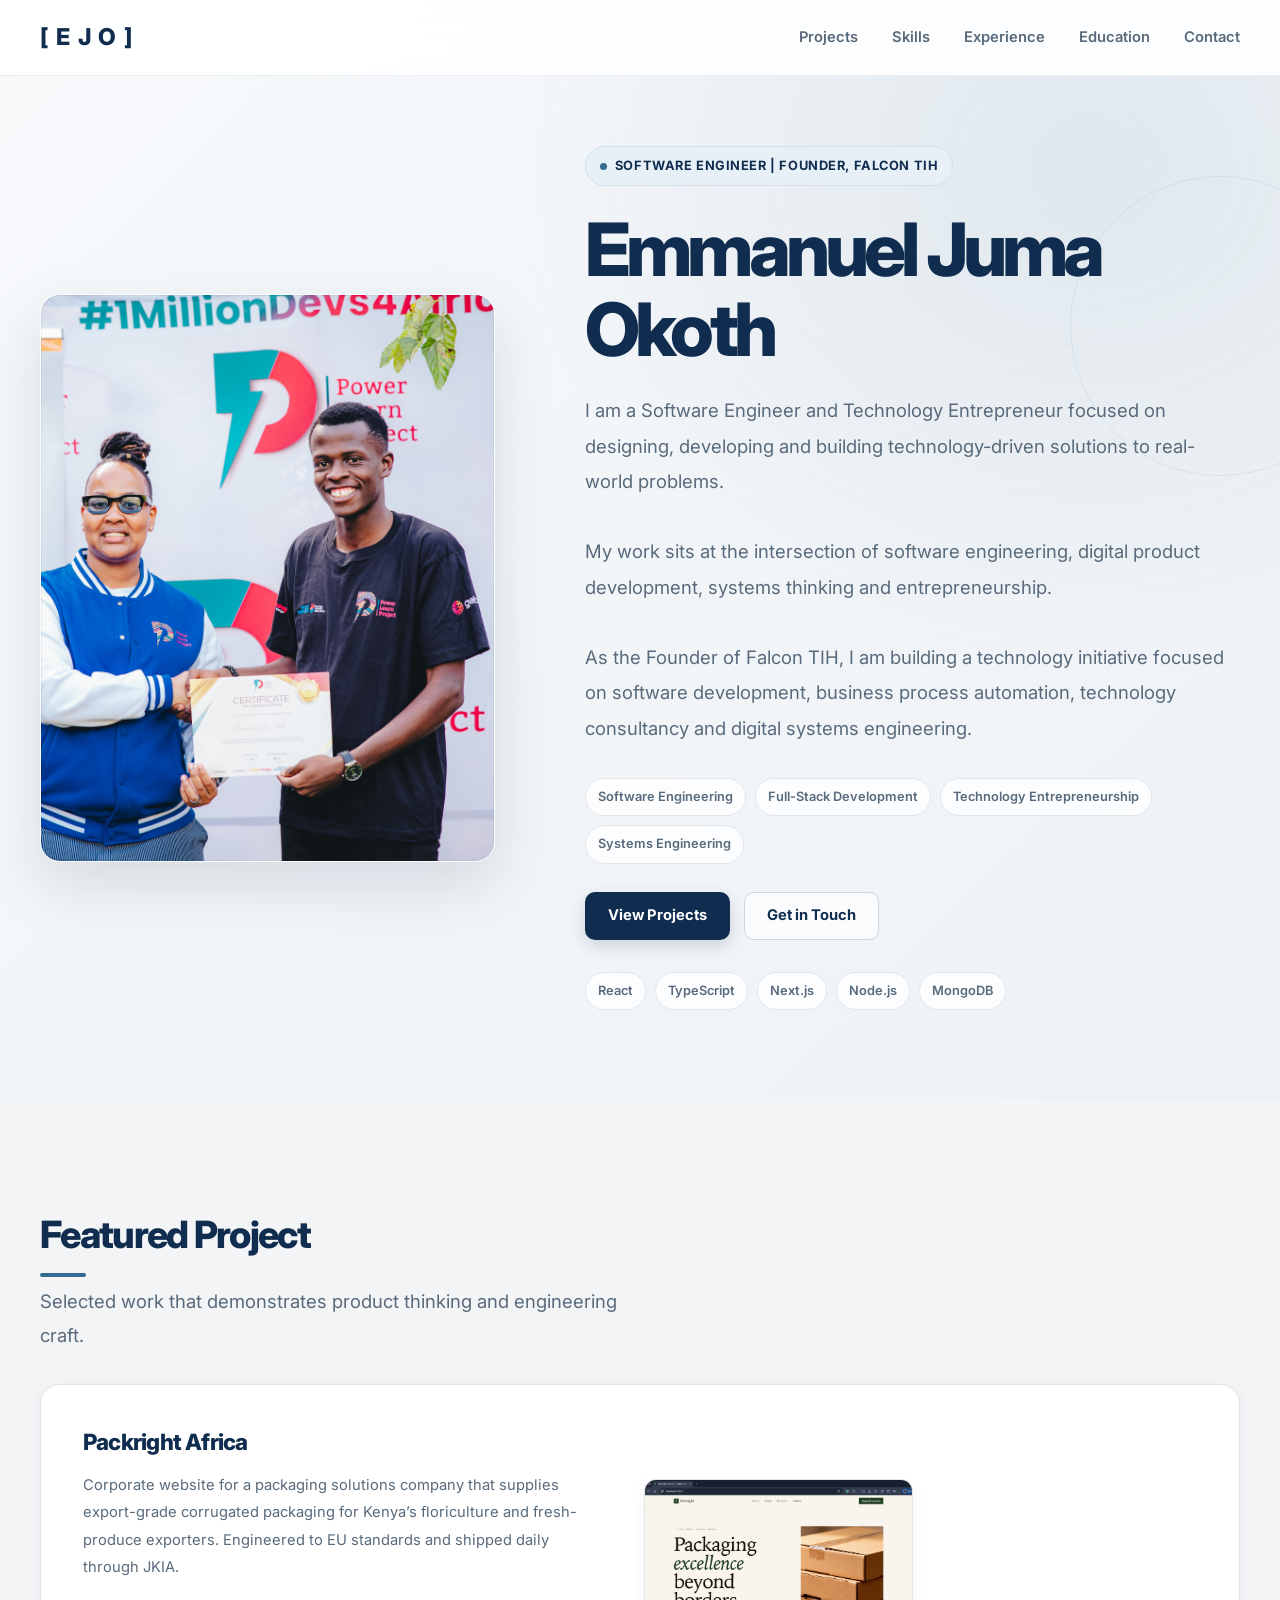
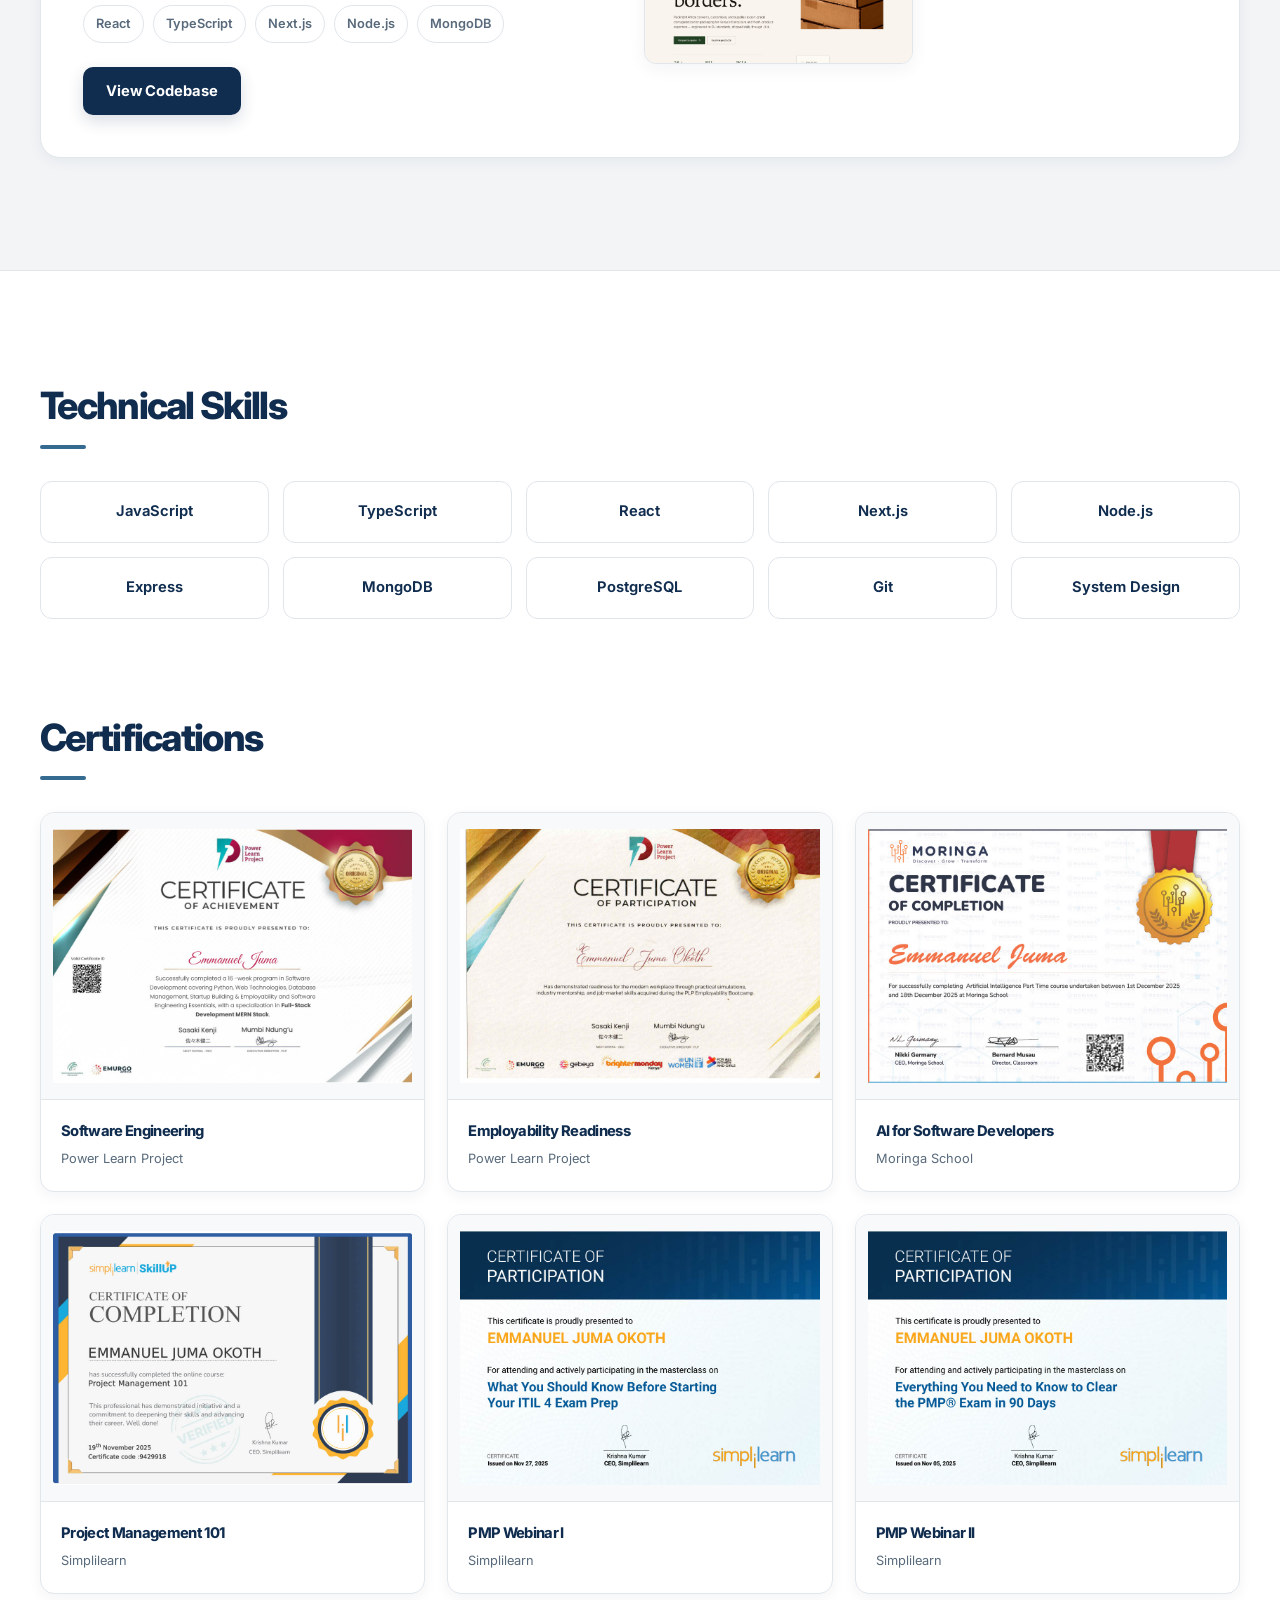
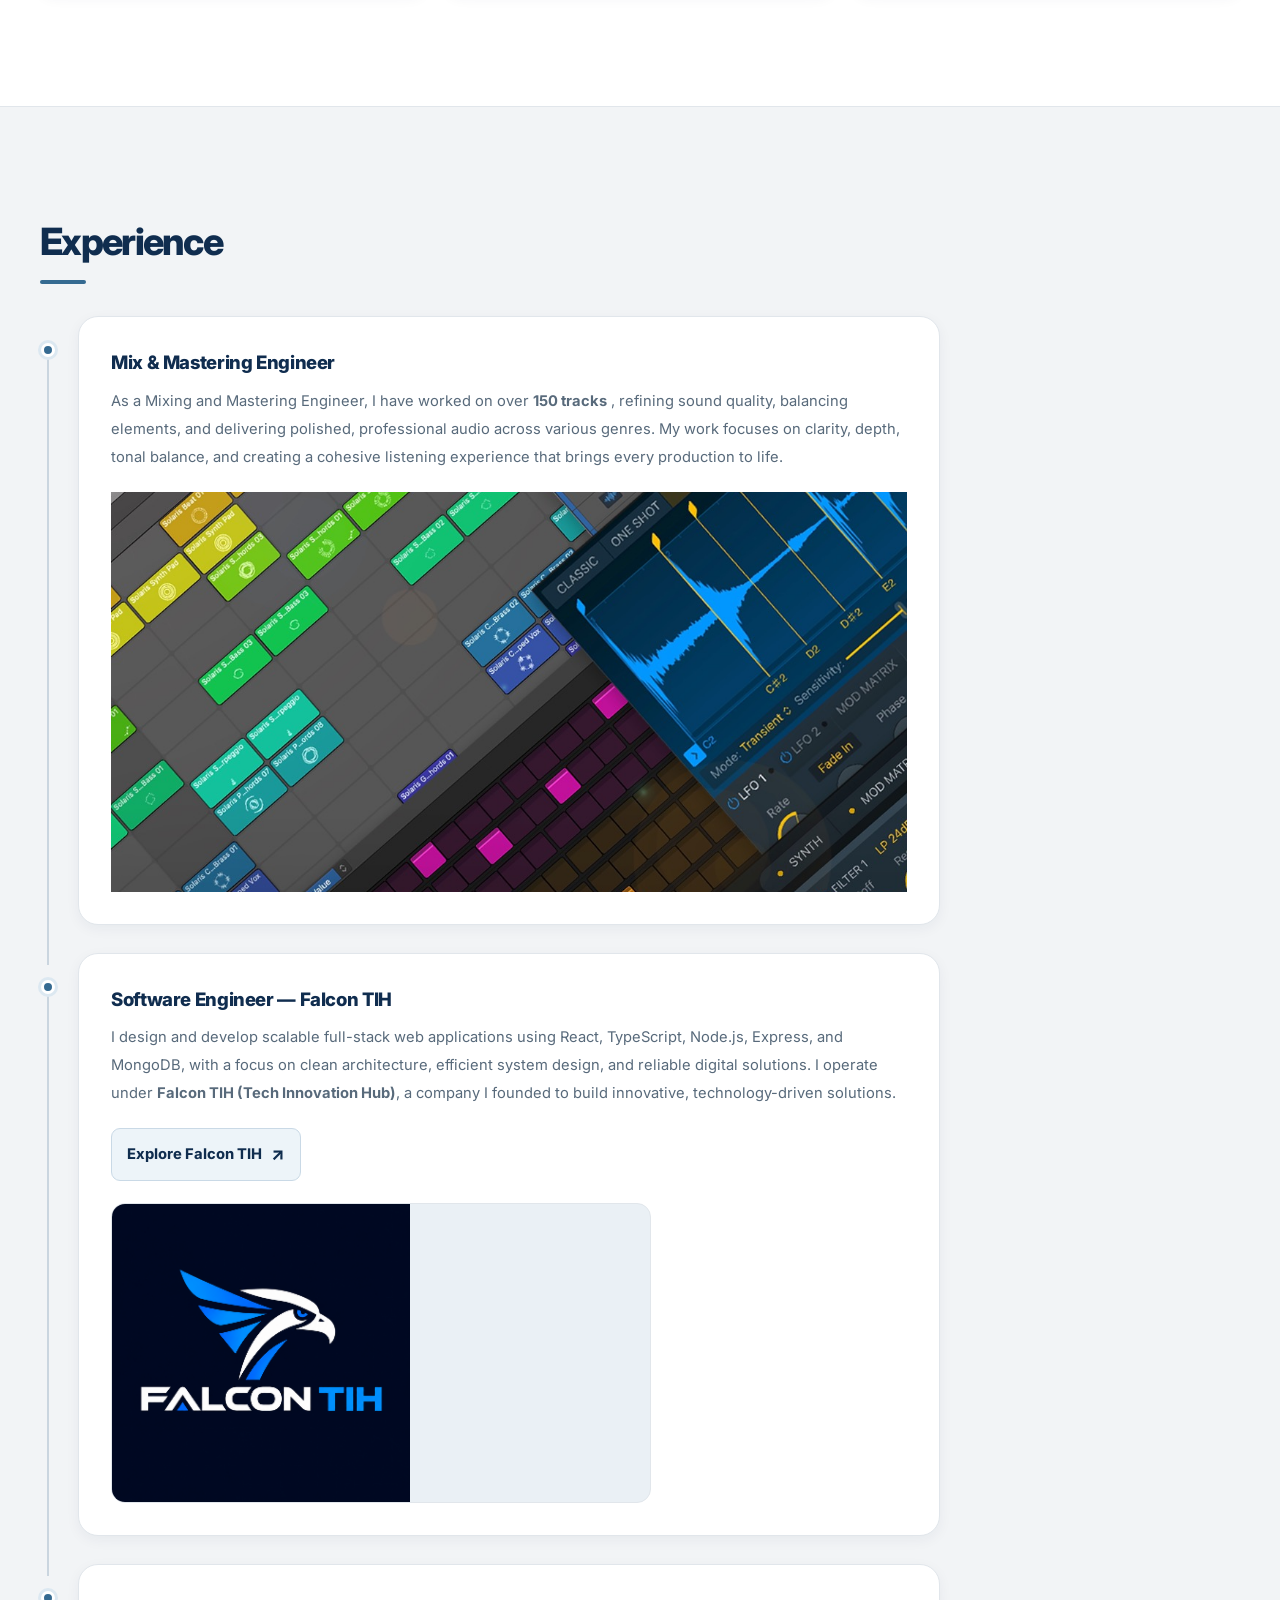
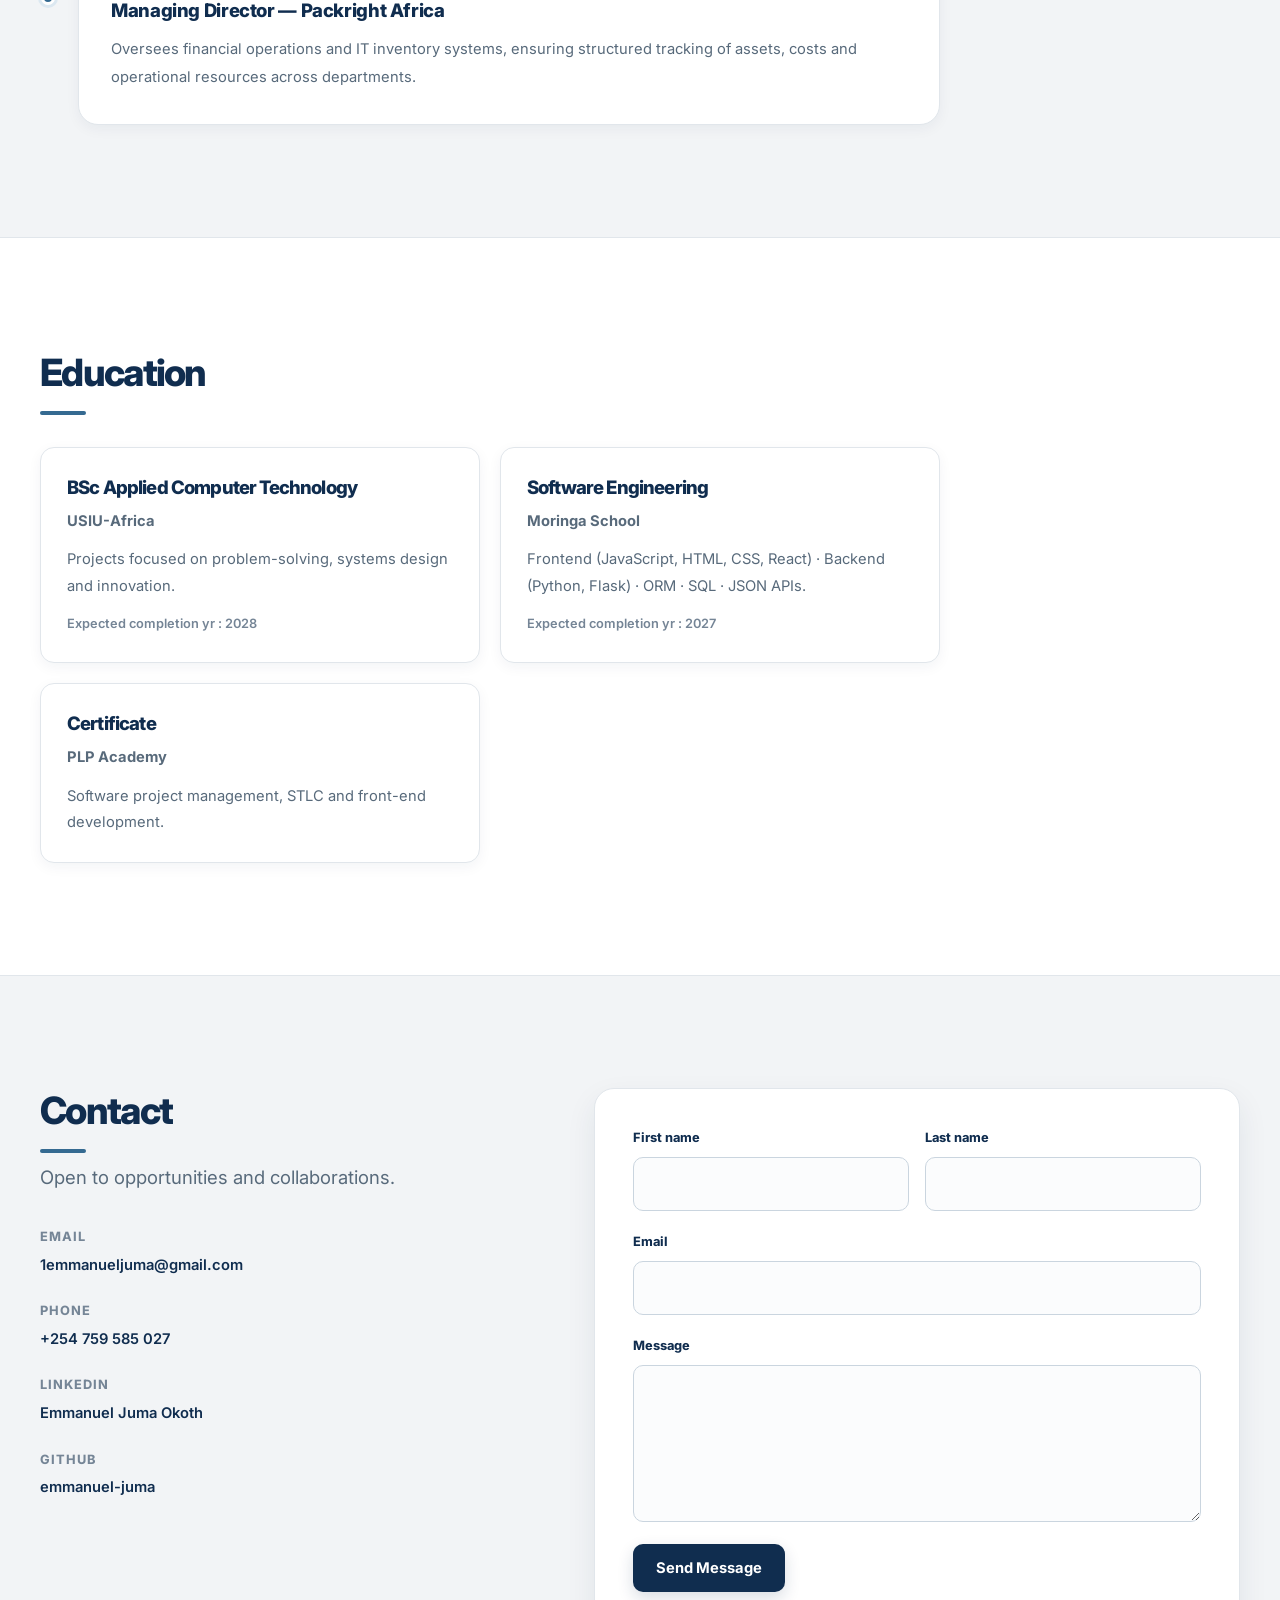
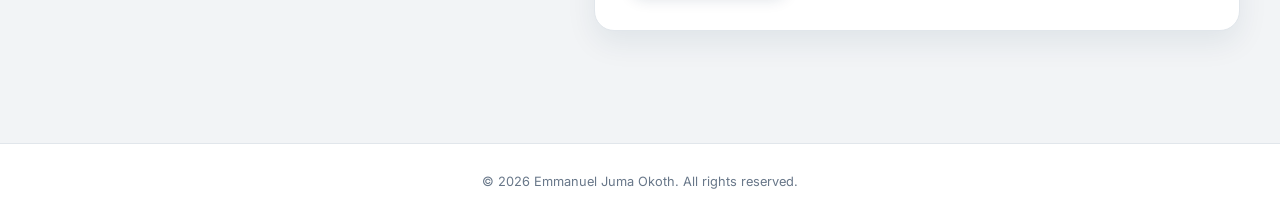
<file: index.html>
<!DOCTYPE html>
<html lang="en">
<head>
  <meta charset="UTF-8" />
  <meta name="viewport" content="width=device-width, initial-scale=1.0" />
  <meta name="description" content="Emmanuel Juma Okoth — Software Engineer building full-stack applications with React, TypeScript, Next.js, Node.js and MongoDB." />
  <title>Emmanuel Juma Okoth | Software Engineer</title>

  <link rel="preconnect" href="https://fonts.googleapis.com" />
  <link rel="preconnect" href="https://fonts.gstatic.com" crossorigin />
  <link href="https://fonts.googleapis.com/css2?family=Inter:wght@400;500;600;700;800&display=swap" rel="stylesheet" />
  <link rel="stylesheet" href="portfolio.css" />
  <script src="portfolio.js" defer></script>


</head>
<body>
  <a class="skip-link" href="#main">Skip to content</a>
  <header class="header" id="header">
    <div class="container nav">
      <a href="#" class="logo" aria-label="Emmanuel Juma Okoth — Home">[ E J O ]</a>

      <nav id="nav" aria-label="Primary">
        <a href="#projects">Projects</a>
        <a href="#skills">Skills</a>
        <a href="#experience">Experience</a>
        <a href="#education">Education</a>
        <a href="#contact">Contact</a>
      </nav>

      <button
        class="menu-btn"
        id="menuBtn"
        aria-label="Toggle menu"
        aria-expanded="false"
        aria-controls="nav"
      >
        <span class="menu-icon"></span>
      </button>
    </div>
  </header>

  <main id="main">
    <!-- Hero -->
    <section class="hero" aria-labelledby="hero-heading">
      <div class="container hero-grid">

        <div class="hero-visual">
          <div class="hero-card">
            <img
              src="assets/MVK_7943.jpg"
              alt="Portrait of Emmanuel Juma Okoth"
              width="480"
              height="600"
              loading="eager"
            />
          </div>
        </div>

        <div class="hero-content">

          <p class="badge">Software Engineer | Founder, Falcon TIH</p>
          <h1 id="hero-heading">Emmanuel Juma Okoth</h1>
          <p class="subtitle">
            I am a Software Engineer and Technology Entrepreneur focused on designing, developing and building technology-driven solutions to real-world problems.<br><br>
            My work sits at the intersection of software engineering, digital product development, systems thinking and entrepreneurship.<br><br>
            As the Founder of Falcon TIH, I am building a technology initiative focused on software development, business process automation, technology consultancy and digital systems engineering.
          </p>
          <div class="chips" aria-label="Core technologies">
            <span>Software Engineering</span>
            <span>Full-Stack Development</span>
            <span>Technology Entrepreneurship</span>
            <span>Systems Engineering</span>
        
          </div>
          <br>

          <div class="cta">
            <a href="#projects" class="btn primary">View Projects</a>
            <a href="#contact" class="btn ghost">Get in Touch</a>
          </div>
          <div class="chips" aria-label="Core technologies">
            <span>React</span>
            <span>TypeScript</span>
            <span>Next.js</span>
            <span>Node.js</span>
            <span>MongoDB</span>
          </div>
        </div>
      </div>
    </section>

    <!-- Projects -->
    <section id="projects" class="section" aria-labelledby="projects-heading">
      <div class="container">
        <header class="section-header">
          <h2 id="projects-heading">Featured Project</h2>
          <p class="section-lead">Selected work that demonstrates product thinking and engineering craft.</p>
        </header>

        <article class="project-card">
          <div class="project-body">
            <h3>Packright Africa</h3>
            <p>
              Corporate website for a packaging solutions company that supplies
              export-grade corrugated packaging for Kenya’s floriculture and
              fresh-produce exporters. Engineered to EU standards and shipped
              daily through JKIA.
            </p>
            

            <div class="chips">
              <span>React</span>
              <span>TypeScript</span>
              <span>Next.js</span>
              <span>Node.js</span>
              <span>MongoDB</span>
            </div>

            <div class="project-actions">
              <a
                href="https://github.com/emmanuel-juma/Packright-Africa"
                target="_blank"
                rel="noopener noreferrer"
                class="btn primary"
              >
                View Codebase
              </a>
            </div>
          </div>

          <div class="project-gallery" aria-label="Project screenshots">
            <img src="assets/Screenshot 2026-10-05 at 4.18.38 PM.png" alt="Packright Africa — homepage" loading="lazy" />           
          </div>
        </article>
      </div>


      
    </section>

    <!-- Skills & Certifications -->
    <section id="skills" class="section section-alt" aria-labelledby="skills-heading">
      <div class="container">
        <header class="section-header">
          <h2 id="skills-heading">Technical Skills</h2>
        </header>

        <ul class="skills-grid">
          <li>JavaScript</li>
          <li>TypeScript</li>
          <li>React</li>
          <li>Next.js</li>
          <li>Node.js</li>
          <li>Express</li>
          <li>MongoDB</li>
          <li>PostgreSQL</li>
          <li>Git</li>
          <li>System Design</li>
        </ul>

        <header class="section-header section-header--sub">
          <h2 id="certs-heading">Certifications</h2>
        </header>

        <div class="certs-grid">
          <article class="cert-card">
            <img src="assets/1791362131242-e9491d8e-8f80-4d2a-bb1b-e94476321d9c_1.jpg" alt="Software Engineering certificate — Power Learn Project" loading="lazy" />
            <div class="cert-meta">
              <h3>Software Engineering</h3>
              <p>Power Learn Project</p>
            </div>
          </article>

          <article class="cert-card">
            <img src="assets/1791362645053-b399a846-9825-496c-a555-1e44f763dd67_1.jpg" alt="Employability Readiness certificate — Power Learn Project" loading="lazy" />
            <div class="cert-meta">
              <h3>Employability Readiness</h3>
              <p>Power Learn Project</p>
            </div>
          </article>

          <article class="cert-card">
            <img src="assets/1791362341947-6ef8224e-3f66-4c68-aab9-a69ad17c1174_1.jpg" alt="AI for Software Developers certificate — Moringa School" loading="lazy" />
            <div class="cert-meta">
              <h3>AI for Software Developers</h3>
              <p>Moringa School</p>
            </div>
          </article>

          <article class="cert-card">
            <img src="assets/1791362209930-2b272547-ccce-4faa-bf30-1cd77b368903_1.jpg" alt="Project Management 101 certificate — Simplilearn" loading="lazy" />
            <div class="cert-meta">
              <h3>Project Management 101</h3>
              <p>Simplilearn</p>
            </div>
          </article>

          <article class="cert-card">
            <img src="assets/1791362579802-5bae0c51-5332-493a-b003-fb2bd2086be4_1.jpg" alt="PMP Webinar I certificate — Simplilearn" loading="lazy" />
            <div class="cert-meta">
              <h3>PMP Webinar I</h3>
              <p>Simplilearn</p>
            </div>
          </article>

          <article class="cert-card">
            <img src="assets/1791362464400-b56d6699-5f3a-4c0b-81b5-06ec3b674a99_1.jpg" alt="PMP Webinar II certificate — Simplilearn" loading="lazy" />
            <div class="cert-meta">
              <h3>PMP Webinar II</h3>
              <p>Simplilearn</p>
            </div>
          </article>
        </div>
      </div>
    </section>

    <!-- Experience -->
    <section id="experience" class="section" aria-labelledby="experience-heading">
      <div class="container">
        <header class="section-header">
          <h2 id="experience-heading">Experience</h2>
        </header>

        <ol class="timeline">
          <li class="timeline-item">
            <div class="timeline-marker" aria-hidden="true"></div>
            <div class="timeline-content">
              <h3>Mix & Mastering Engineer</h3>
              <p>
                As a Mixing and Mastering Engineer, I have worked on over <strong>150 tracks</strong> , refining sound quality, balancing elements, and delivering polished, professional audio across various genres. My work focuses on clarity, depth, tonal balance, and creating a cohesive listening experience that brings every production to life.
              </p>
              <img src="assets/Logic-Pro-X-10-5---10-6-Update-E-1lCg-original.jpg" alt="company logo"  style="margin-top: 20px; height: 400px; " loading="lazy">
            </div>
          </li>

          <li class="timeline-item">
            <div class="timeline-marker" aria-hidden="true"></div>
            <div class="timeline-content">
              <h3>Software Engineer — Falcon TIH</h3>

              <p>
                I design and develop scalable full-stack web applications using React,
                TypeScript, Node.js, Express, and MongoDB, with a focus on clean
                architecture, efficient system design, and reliable digital solutions.
                I operate under <strong>Falcon TIH (Tech Innovation Hub)</strong>,
                a company I founded to build innovative, technology-driven solutions.
              </p>


              

              <a href="falcon.html" class="company-link">
                Explore Falcon TIH
              </a>

              <img
                src="assets/b98a246c-032a-406a-98f2-aae4e620f223.png"
                alt="Falcon TIH company branding"
                class="experience-image"
                loading="lazy"
              />
            </div>
          </li>

          <li class="timeline-item">
            <div class="timeline-marker" aria-hidden="true"></div>
            <div class="timeline-content">
              <h3>Managing Director — Packright Africa</h3>
              <p>
                Oversees financial operations and IT inventory systems, ensuring
                structured tracking of assets, costs and operational resources
                across departments.
              </p>
            </div>
          </li>
        </ol>
      </div>
    </section>

    <!-- Education -->
    <section id="education" class="section section-alt" aria-labelledby="education-heading">
      <div class="container">
        <header class="section-header">
          <h2 id="education-heading">Education</h2>
        </header>

        <div class="edu-list">
          <article class="edu-item">
            <h3>BSc Applied Computer Technology</h3>
            <p class="edu-org">USIU-Africa</p>
            <p>Projects focused on problem-solving, systems design and innovation.</p>
            <em style="font-size: x-small;">Expected completion yr : 2028</em>
          </article>

          <article class="edu-item">
            <h3>Software Engineering</h3>
            <p class="edu-org">Moringa School</p>
            <p>
              Frontend (JavaScript, HTML, CSS, React) · Backend (Python, Flask) ·
              ORM · SQL · JSON APIs.
            </p>
            <em style="font-size: x-small;">Expected completion yr : 2027</em>
          </article>

          <article class="edu-item">
            <h3>Certificate</h3>
            <p class="edu-org">PLP Academy</p>
            <p>Software project management, STLC and front-end development.</p>
          </article>
        </div>
      </div>
    </section>

    <!-- Contact -->
    <section id="contact" class="section" aria-labelledby="contact-heading">
      <div class="container contact-grid">
        <div class="contact-info">
          <header class="section-header">
            <h2 id="contact-heading">Contact</h2>
            <p class="section-lead">Open to opportunities and collaborations.</p>
          </header>

          <ul class="contact-details">
            <li>
              <span class="label">Email</span>
              <a href="mailto:1emmanueljuma@gmail.com">1emmanueljuma@gmail.com</a>
            </li>
            <li>
              <span class="label">Phone</span>
              <a href="tel:+254759585027">+254 759 585 027</a>
            </li>
            <li>
              <span class="label">LinkedIn</span>
              <a href="https://www.linkedin.com/in/emmanuel-juma-b73774324" target="_blank" rel="noopener noreferrer">
                Emmanuel Juma Okoth
              </a>
            </li>
            <li>
              <span class="label">Github</span>
              <a href="https://github.com/emmanuel-juma" target="_blank" rel="noopener noreferrer">
                emmanuel-juma
              </a>
            </li>
          </ul>
        </div>

        <form
          class="contact-form"
          action="https://api.web3forms.com/submit"
          method="POST"
        >
          <input type="hidden" name="access_key" value="beb7c97a-b70b-4b41-a457-94638c4973c4" />
          <input type="hidden" name="subject" value="New message from portfolio" />
          <input type="checkbox" name="botcheck" class="hidden" style="display:none" />

          <div class="form-row">
            <div class="form-group">
              <label for="firstName">First name</label>
              <input id="firstName" name="first_name" type="text" required autocomplete="given-name" />
            </div>
            <div class="form-group">
              <label for="lastName">Last name</label>
              <input id="lastName" name="last_name" type="text" required autocomplete="family-name" />
            </div>
          </div>

          <div class="form-group">
            <label for="email">Email</label>
            <input id="email" name="email" type="email" required autocomplete="email" />
          </div>

          <div class="form-group">
            <label for="message">Message</label>
            <textarea id="message" name="message" rows="5" required></textarea>
          </div>
          <button type="submit" class="btn primary">Send Message</button>

        </form>
      </div>
    </section>
  </main>

  <footer class="footer">
    <div class="container">
      <p>© <span id="year"></span> Emmanuel Juma Okoth. All rights reserved.</p>
    </div>
  </footer>
</body>



</html>
</file>
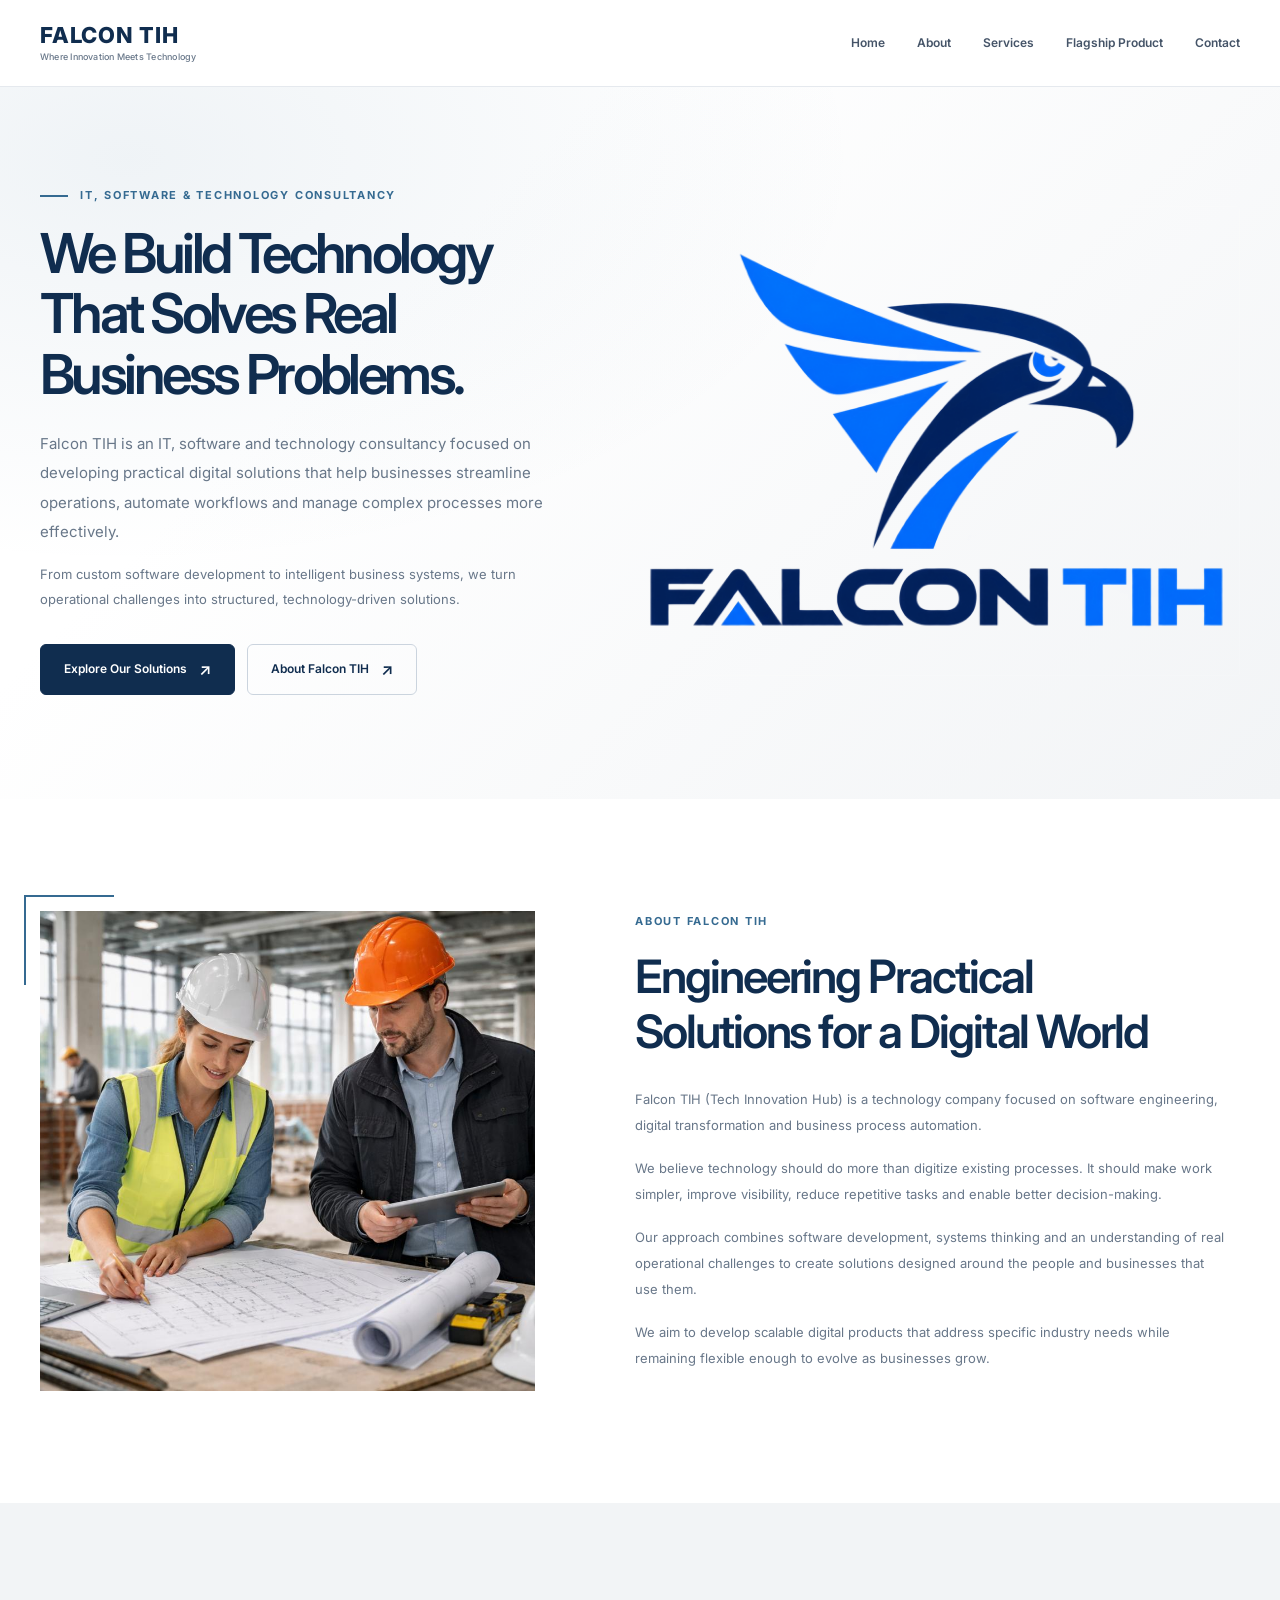
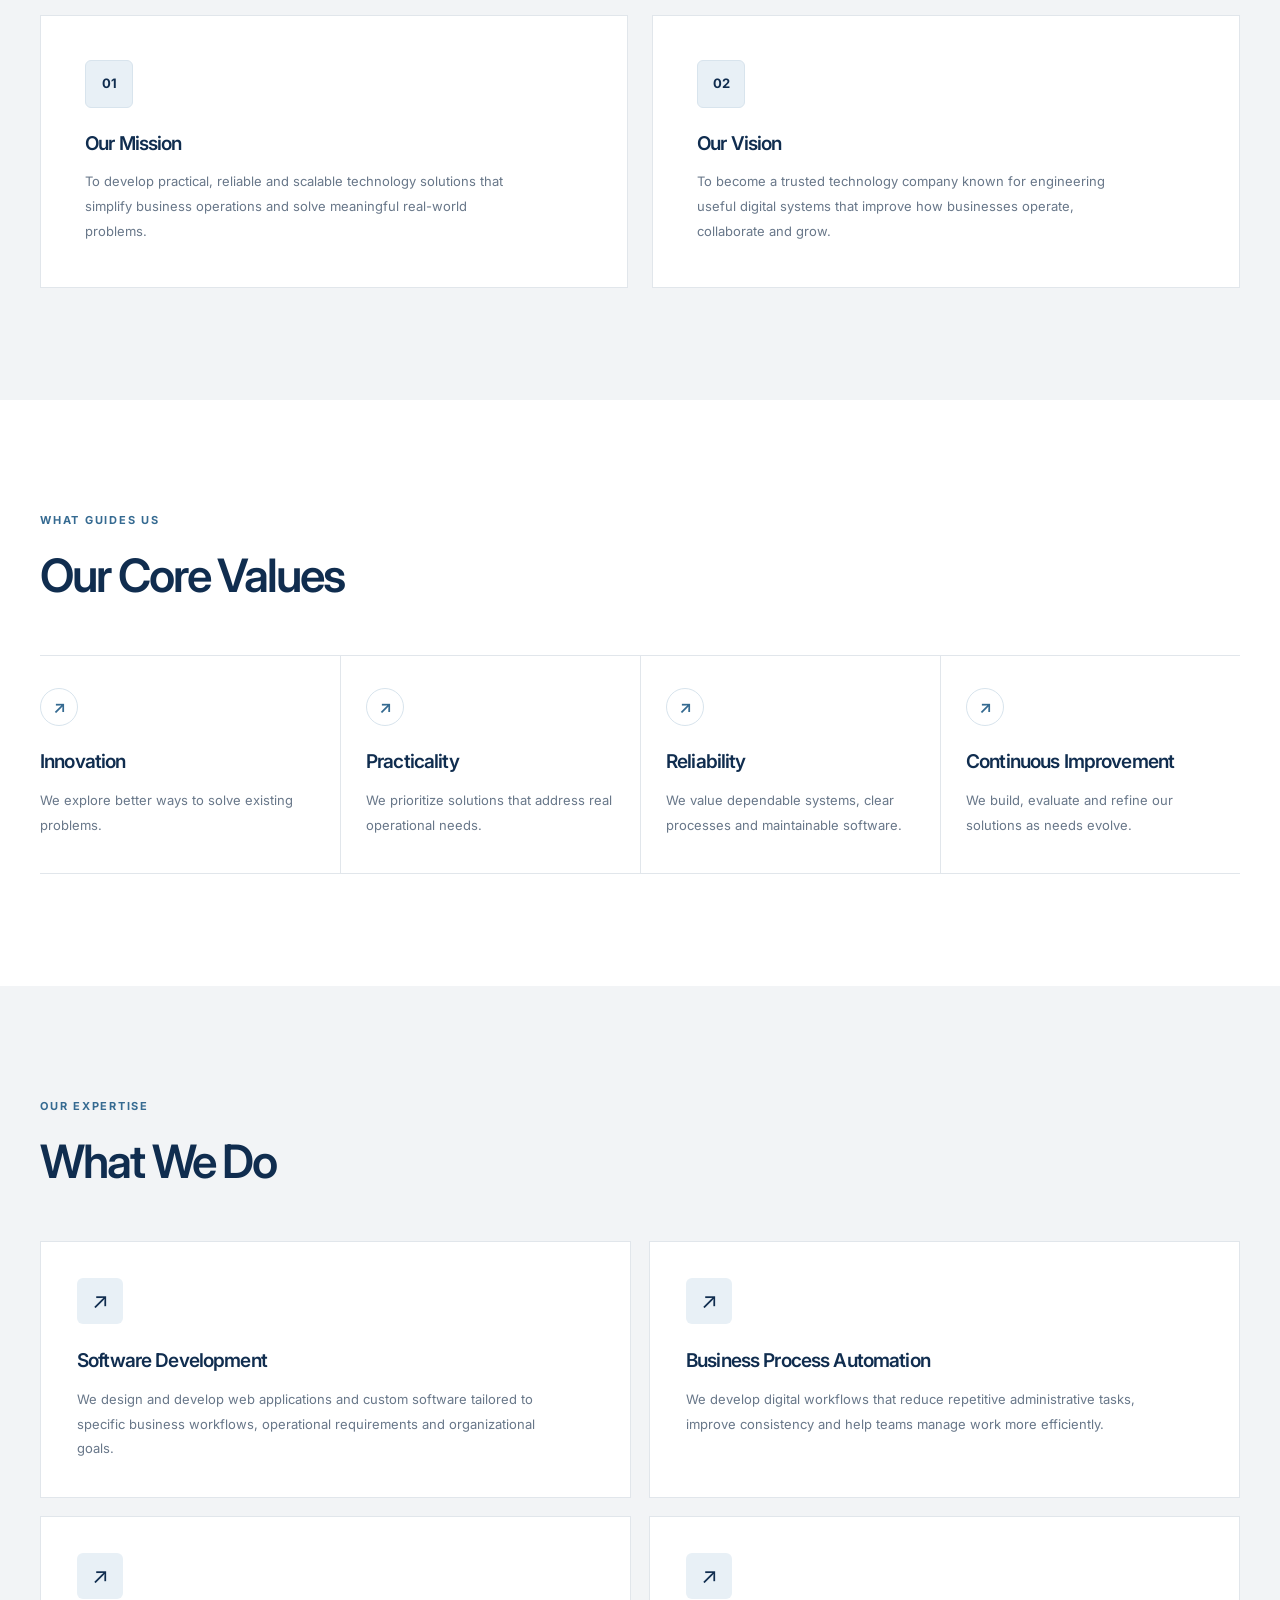
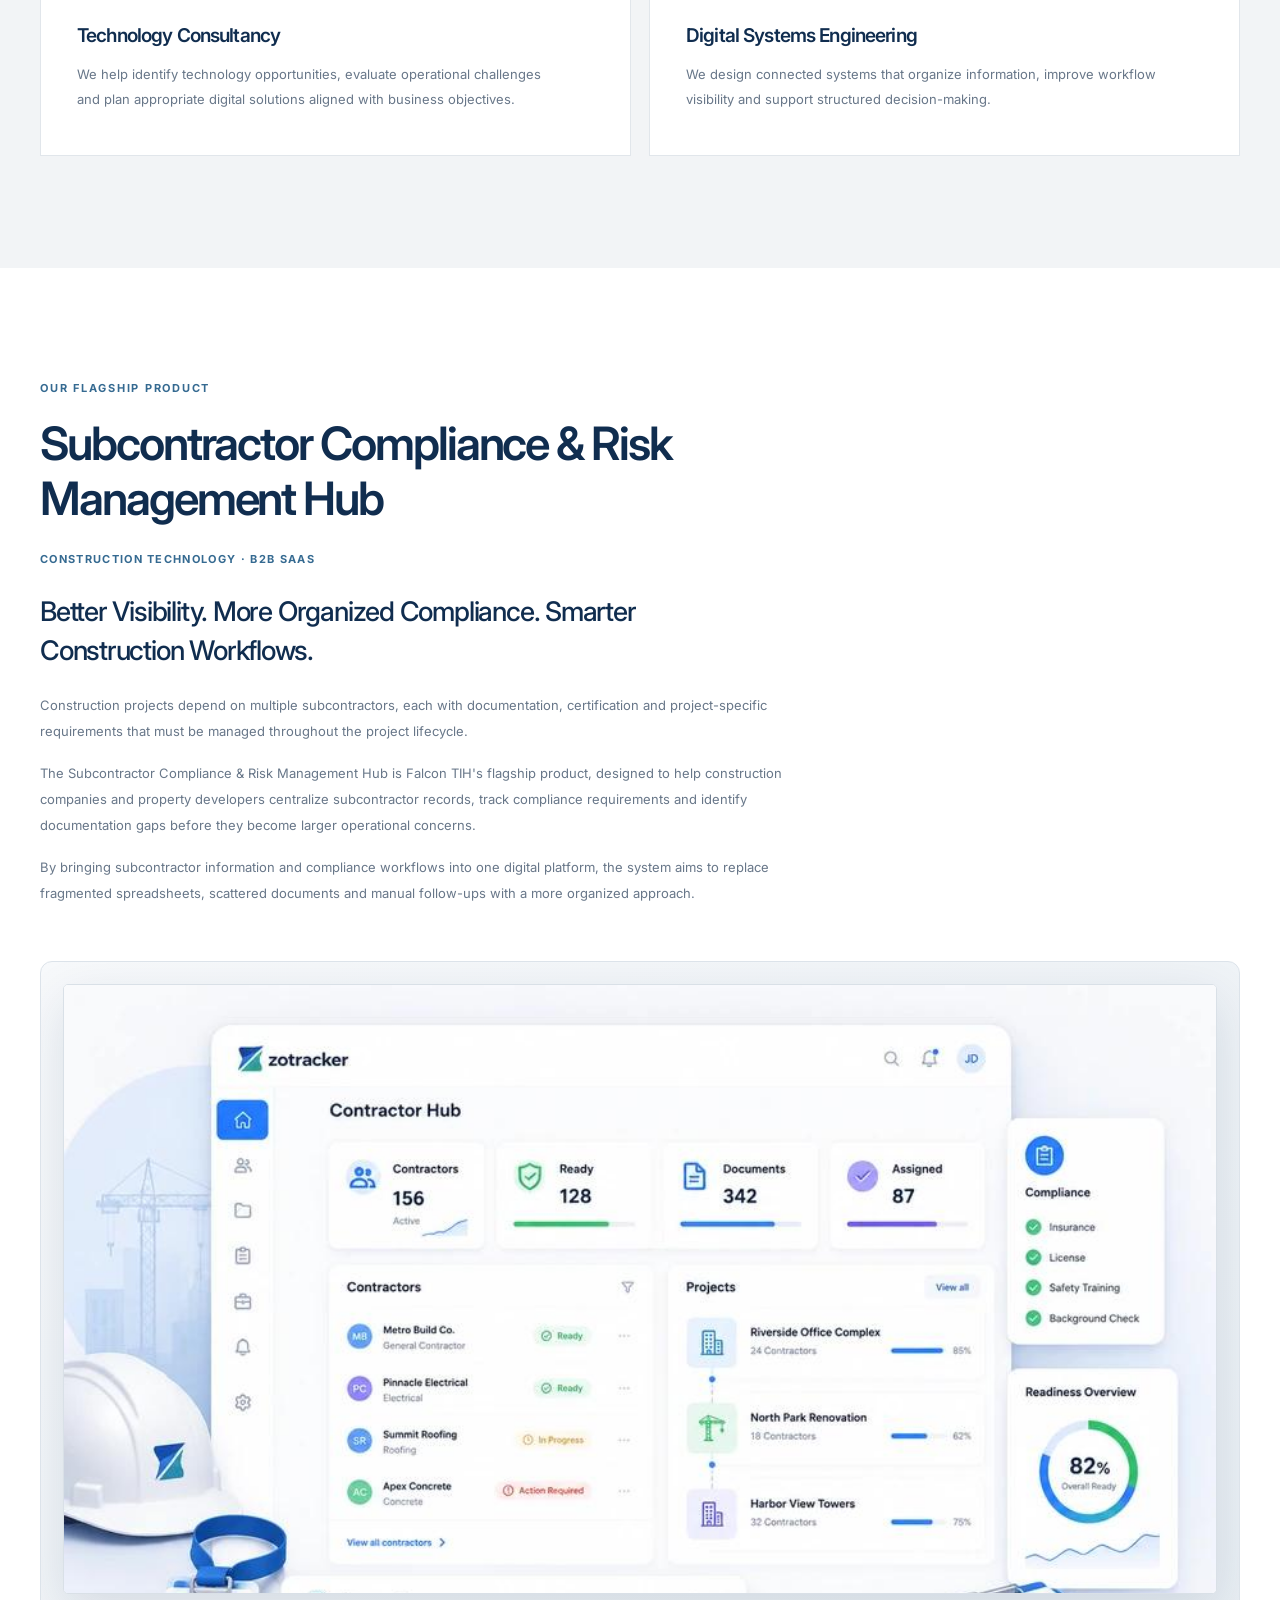
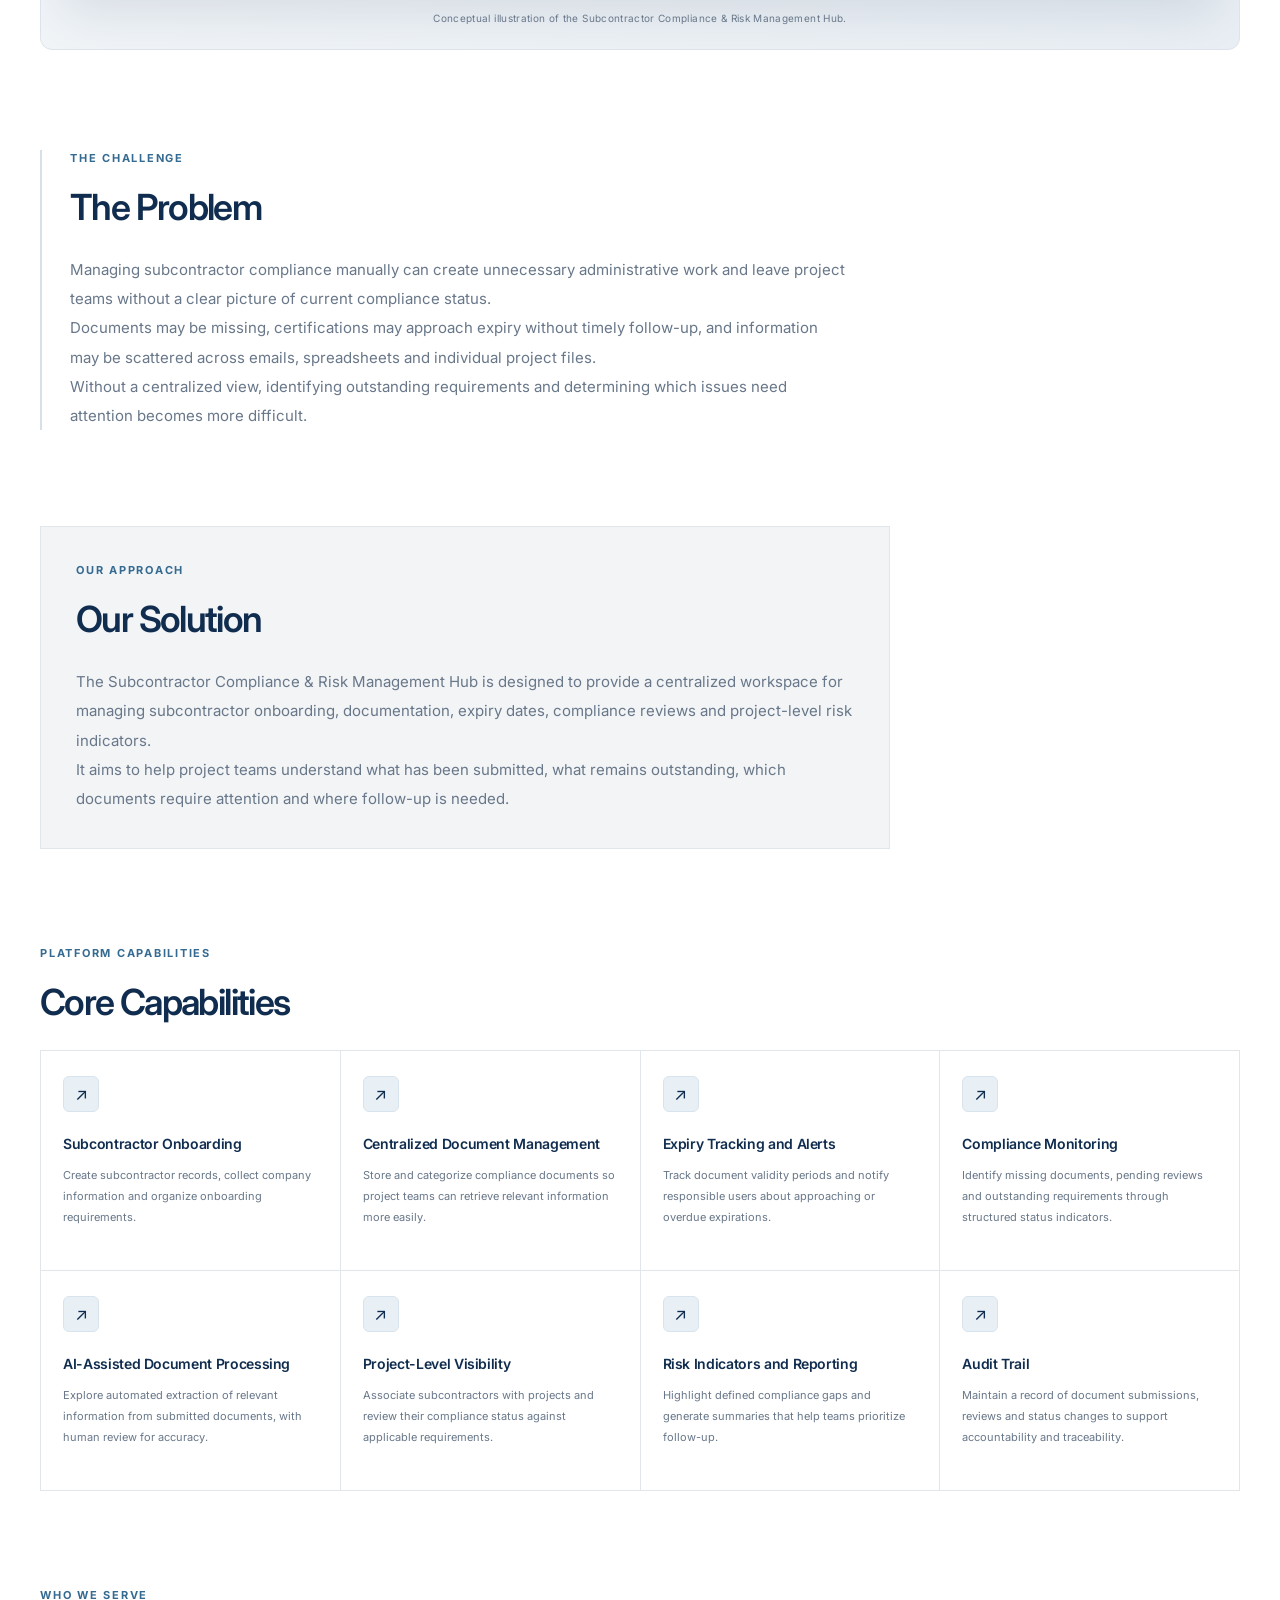
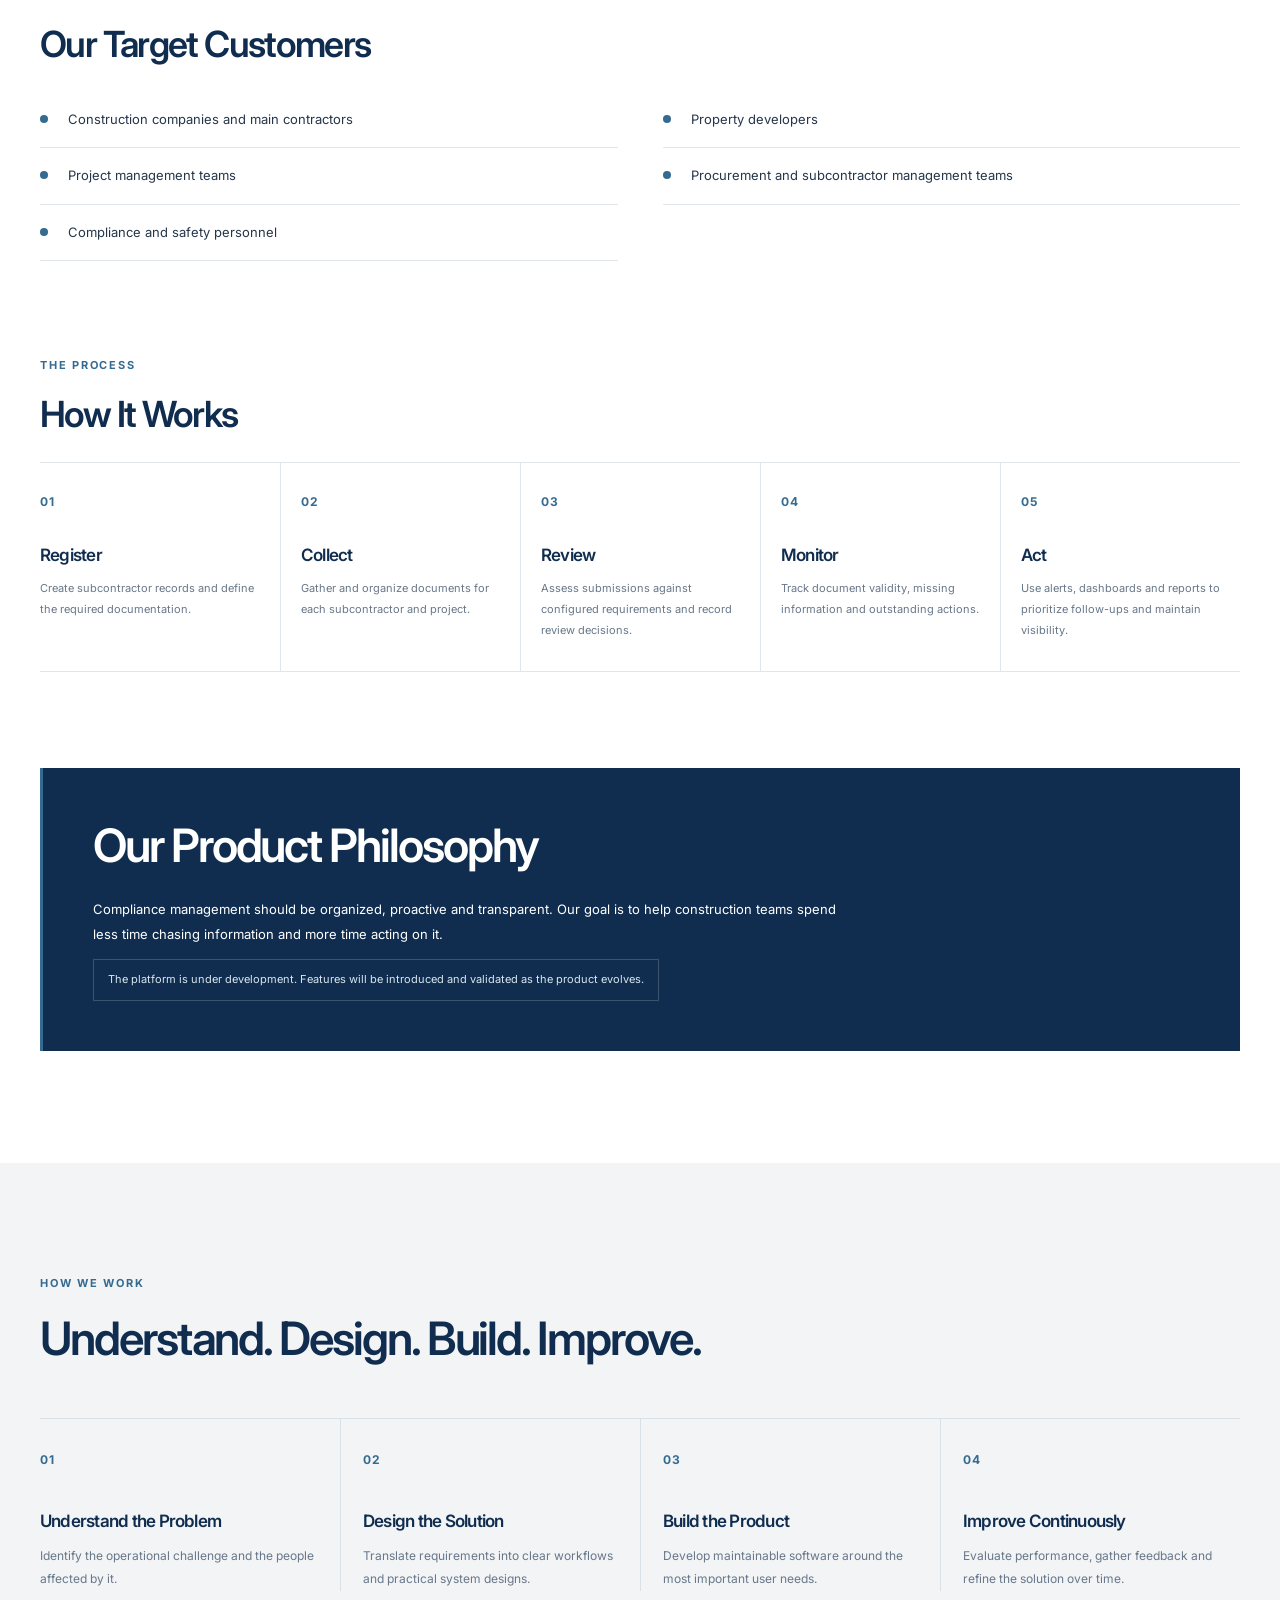
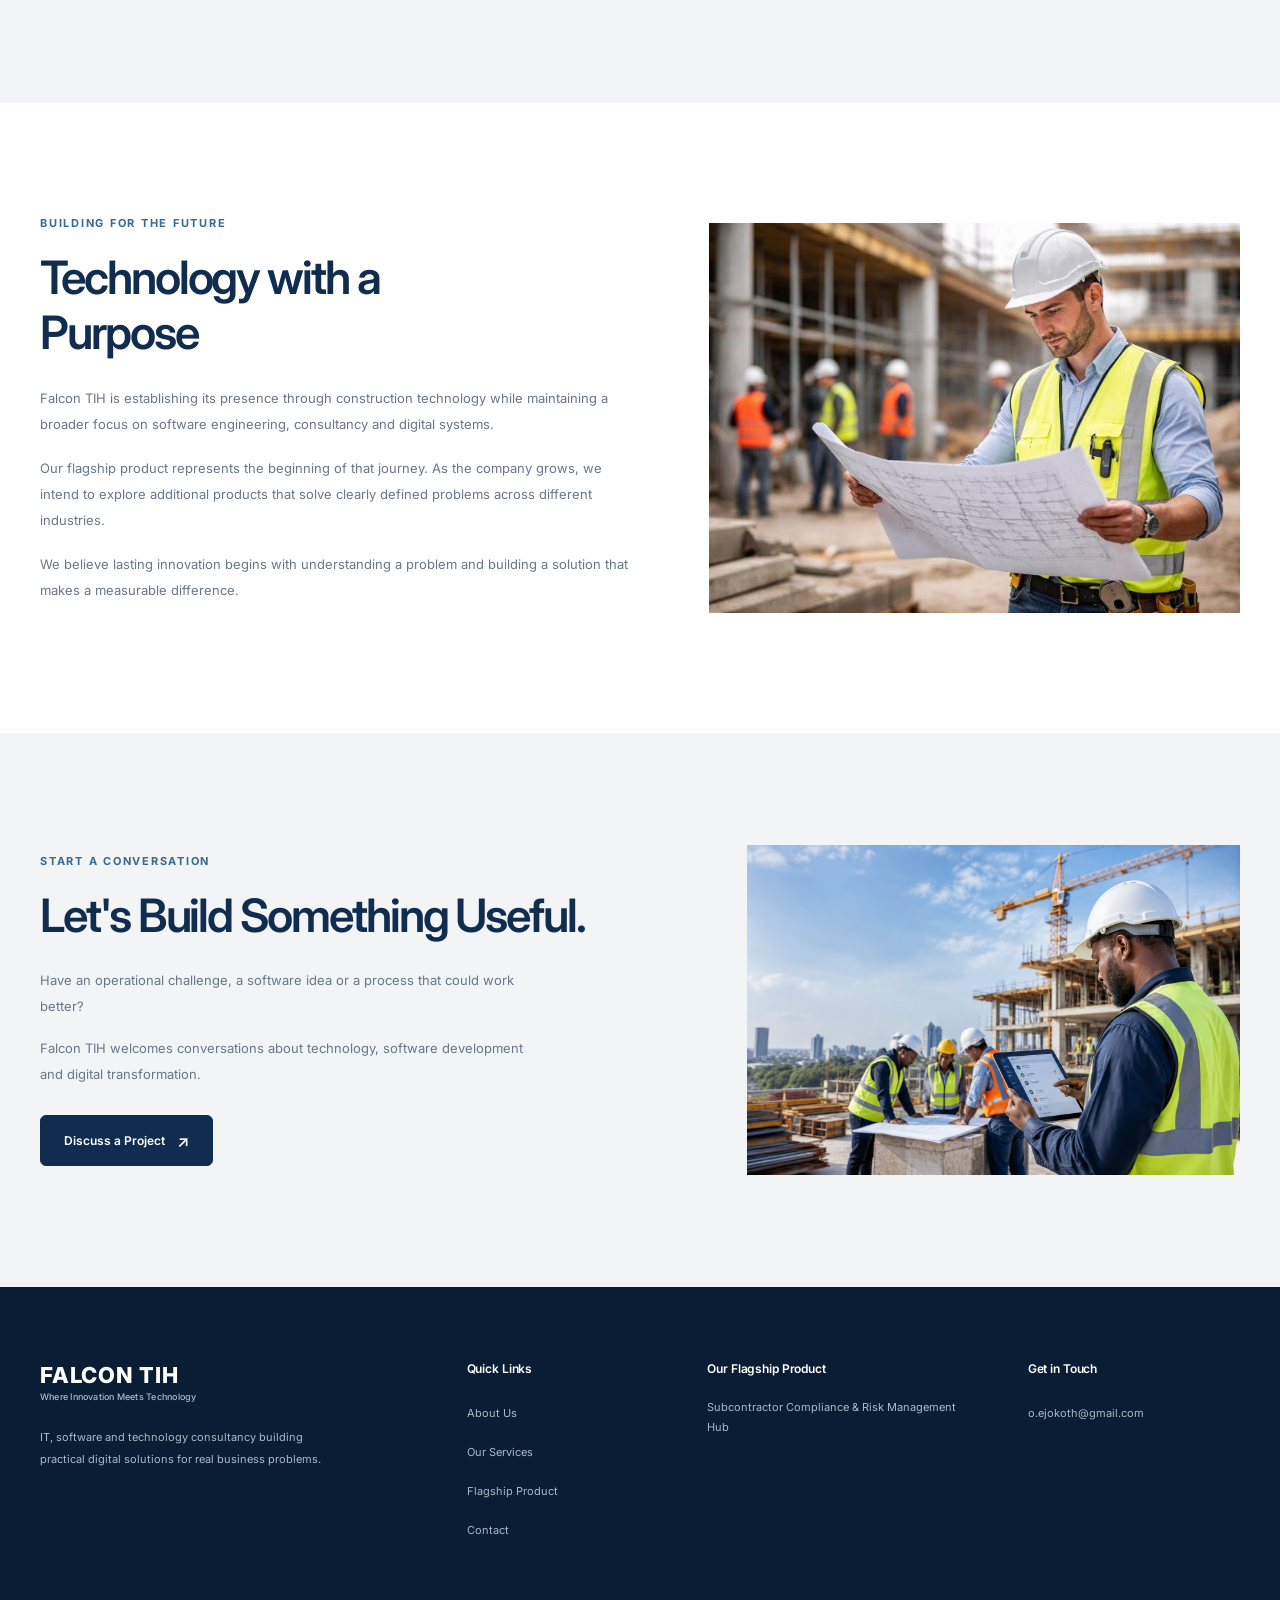
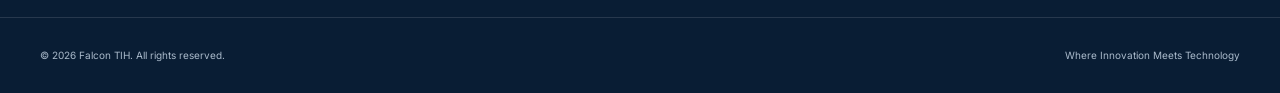
<file: Falcon.html>
<!DOCTYPE html>
<html lang="en">
<head>
    <meta charset="UTF-8">
    <meta name="viewport" content="width=device-width, initial-scale=1.0">
    <meta name="description" content="Falcon TIH is an IT, software and technology consultancy developing practical digital solutions, business automation and construction technology systems.">
    <meta name="theme-color" content="#102D4F">
    <link rel="preconnect" href="https://fonts.googleapis.com">
    <link rel="preconnect" href="https://fonts.gstatic.com" crossorigin>
    <link href="https://fonts.googleapis.com/css2?family=Inter:wght@400;500;600;700;800&display=swap" rel="stylesheet">
    <link rel="stylesheet" href="portfolio.css">
    <title>Falcon TIH | Where Innovation Meets Technology</title>
</head>

<body class="site-body">

    <!-- ==================== HEADER ==================== -->
    <header class="site-header" id="site-header">
        <div class="container header-container">

            <a href="#home" class="brand-logo" id="brand-logo" aria-label="Falcon TIH homepage">
                <span class="brand-name">FALCON TIH</span>
                <span class="brand-tagline">Where Innovation Meets Technology</span>
            </a>

            <nav class="main-navigation" id="main-navigation" aria-label="Main navigation">
                <ul class="navigation-list">
                    <li class="navigation-item">
                        <a href="#home" class="navigation-link">Home</a>
                    </li>
                    <li class="navigation-item">
                        <a href="#about" class="navigation-link">About</a>
                    </li>
                    <li class="navigation-item">
                        <a href="#services" class="navigation-link">Services</a>
                    </li>
                    <li class="navigation-item">
                        <a href="#flagship-product" class="navigation-link">Flagship Product</a>
                    </li>
                    <li class="navigation-item">
                        <a href="#contact" class="navigation-link">Contact</a>
                    </li>
                </ul>
            </nav>

            <button
                class="mobile-menu-toggle"
                id="mobile-menu-toggle"
                type="button"
                aria-label="Toggle navigation"
                aria-controls="main-navigation"
                aria-expanded="false"
            >
                <span class="menu-icon"></span>
            </button>

        </div>
    </header>


    <main class="main-content" id="main-content">

        <!-- ==================== HERO SECTION ==================== -->
        <section class="hero-section" id="home">
            <div class="container hero-container">

                <div class="hero-content">
                    <p class="section-eyebrow hero-eyebrow">
                        IT, Software &amp; Technology Consultancy
                    </p>

                    <h1 class="hero-title">
                        We Build Technology That Solves Real Business Problems.
                    </h1>

                    <p class="hero-description">
                        Falcon TIH is an IT, software and technology consultancy
                        focused on developing practical digital solutions that
                        help businesses streamline operations, automate workflows
                        and manage complex processes more effectively.
                    </p>

                    <p class="hero-supporting-text">
                        From custom software development to intelligent business
                        systems, we turn operational challenges into structured,
                        technology-driven solutions.
                    </p>

                    <div class="hero-actions">
                        <a href="#flagship-product" class="button button-primary" id="explore-solutions-button">
                            Explore Our Solutions
                        </a>

                        <a href="#about" class="button button-secondary" id="about-company-button">
                            About Falcon TIH
                        </a>
                    </div>
                </div>

                <div class="hero-image-wrapper">
                    <img
                        src="assets/42b1c402-16da-4010-beb6-30a7cc38995e.png"
                        alt="Construction site manager reviewing a digital project management dashboard on a tablet while engineers collaborate on building plans at an active construction site."
                        class="hero-image"
                        id="hero-image"
                    >
                </div>

            </div>
        </section>


        <!-- ==================== ABOUT SECTION ==================== -->
        <section class="about-section section" id="about">
            <div class="container about-container">

                <div class="about-image-wrapper">
                    <img
                        src="assets/saved-image-file_0000000050a08230af5900787758cb48.jpg"
                        alt="Construction engineers wearing safety helmets and high-visibility vests collaborating over architectural blueprints at a building site."
                        class="about-image"
                        id="about-image"
                    >
                </div>

                <div class="about-content">
                    <p class="section-eyebrow">About Falcon TIH</p>

                    <h2 class="section-title">
                        Engineering Practical Solutions for a Digital World
                    </h2>

                    <p class="about-description">
                        Falcon TIH (Tech Innovation Hub) is a technology company
                        focused on software engineering, digital transformation
                        and business process automation.
                    </p>

                    <p class="about-description">
                        We believe technology should do more than digitize
                        existing processes. It should make work simpler, improve
                        visibility, reduce repetitive tasks and enable better
                        decision-making.
                    </p>

                    <p class="about-description">
                        Our approach combines software development, systems
                        thinking and an understanding of real operational
                        challenges to create solutions designed around the
                        people and businesses that use them.
                    </p>

                    <p class="about-description">
                        We aim to develop scalable digital products that address
                        specific industry needs while remaining flexible enough
                        to evolve as businesses grow.
                    </p>
                </div>

            </div>
        </section>


        <!-- ==================== MISSION & VISION ==================== -->
        <section class="mission-vision-section section" id="mission-vision">
            <div class="container mission-vision-container">

                <article class="mission-card">
                    <div class="mission-icon" aria-hidden="true"></div>

                    <h3 class="card-title">Our Mission</h3>

                    <p class="card-description">
                        To develop practical, reliable and scalable technology
                        solutions that simplify business operations and solve
                        meaningful real-world problems.
                    </p>
                </article>

                <article class="vision-card">
                    <div class="vision-icon" aria-hidden="true"></div>

                    <h3 class="card-title">Our Vision</h3>

                    <p class="card-description">
                        To become a trusted technology company known for
                        engineering useful digital systems that improve how
                        businesses operate, collaborate and grow.
                    </p>
                </article>

            </div>
        </section>


        <!-- ==================== CORE VALUES ==================== -->
        <section class="core-values-section section" id="core-values">
            <div class="container">

                <div class="section-heading">
                    <p class="section-eyebrow">What Guides Us</p>

                    <h2 class="section-title">Our Core Values</h2>
                </div>

                <div class="core-values-grid">

                    <article class="value-card">
                        <div class="value-icon" aria-hidden="true"></div>

                        <h3 class="card-title">Innovation</h3>

                        <p class="card-description">
                            We explore better ways to solve existing problems.
                        </p>
                    </article>

                    <article class="value-card">
                        <div class="value-icon" aria-hidden="true"></div>

                        <h3 class="card-title">Practicality</h3>

                        <p class="card-description">
                            We prioritize solutions that address real
                            operational needs.
                        </p>
                    </article>

                    <article class="value-card">
                        <div class="value-icon" aria-hidden="true"></div>

                        <h3 class="card-title">Reliability</h3>

                        <p class="card-description">
                            We value dependable systems, clear processes
                            and maintainable software.
                        </p>
                    </article>

                    <article class="value-card">
                        <div class="value-icon" aria-hidden="true"></div>

                        <h3 class="card-title">Continuous Improvement</h3>

                        <p class="card-description">
                            We build, evaluate and refine our solutions
                            as needs evolve.
                        </p>
                    </article>

                </div>
            </div>
        </section>


        <!-- ==================== SERVICES SECTION ==================== -->
        <section class="services-section section" id="services">
            <div class="container">

                <div class="section-heading">
                    <p class="section-eyebrow">Our Expertise</p>

                    <h2 class="section-title">What We Do</h2>
                </div>

                <div class="services-grid">

                    <article class="service-card" id="software-development">
                        <div class="service-icon" aria-hidden="true"></div>

                        <h3 class="card-title">Software Development</h3>

                        <p class="card-description">
                            We design and develop web applications and custom
                            software tailored to specific business workflows,
                            operational requirements and organizational goals.
                        </p>
                    </article>

                    <article class="service-card" id="process-automation">
                        <div class="service-icon" aria-hidden="true"></div>

                        <h3 class="card-title">Business Process Automation</h3>

                        <p class="card-description">
                            We develop digital workflows that reduce repetitive
                            administrative tasks, improve consistency and help
                            teams manage work more efficiently.
                        </p>
                    </article>

                    <article class="service-card" id="technology-consultancy">
                        <div class="service-icon" aria-hidden="true"></div>

                        <h3 class="card-title">Technology Consultancy</h3>

                        <p class="card-description">
                            We help identify technology opportunities, evaluate
                            operational challenges and plan appropriate digital
                            solutions aligned with business objectives.
                        </p>
                    </article>

                    <article class="service-card" id="systems-engineering">
                        <div class="service-icon" aria-hidden="true"></div>

                        <h3 class="card-title">Digital Systems Engineering</h3>

                        <p class="card-description">
                            We design connected systems that organize information,
                            improve workflow visibility and support structured
                            decision-making.
                        </p>
                    </article>

                </div>
            </div>
        </section>


        <!-- ==================== FLAGSHIP PRODUCT ==================== -->
        <section class="flagship-product-section section" id="flagship-product">
            <div class="container">

                <div class="flagship-product-header">
                    <p class="section-eyebrow">Our Flagship Product</p>

                    <h2 class="section-title">
                        Subcontractor Compliance &amp; Risk Management Hub
                    </h2>

                    <p class="product-category">
                        Construction Technology &middot; B2B SaaS
                    </p>

                    <h3 class="product-subtitle">
                        Better Visibility. More Organized Compliance.
                        Smarter Construction Workflows.
                    </h3>

                    <p class="product-introduction">
                        Construction projects depend on multiple subcontractors,
                        each with documentation, certification and project-specific
                        requirements that must be managed throughout the project
                        lifecycle.
                    </p>

                    <p class="product-introduction">
                        The Subcontractor Compliance &amp; Risk Management Hub
                        is Falcon TIH's flagship product, designed to help
                        construction companies and property developers centralize
                        subcontractor records, track compliance requirements and
                        identify documentation gaps before they become larger
                        operational concerns.
                    </p>

                    <p class="product-introduction">
                        By bringing subcontractor information and compliance
                        workflows into one digital platform, the system aims to
                        replace fragmented spreadsheets, scattered documents
                        and manual follow-ups with a more organized approach.
                    </p>
                </div>


                <!-- PRODUCT IMAGE / DASHBOARD MOCKUP -->
                <div class="product-image-wrapper" id="product-dashboard-preview">
                    <img
                        src="assets/saved-image-file_00000000c3a4820e86d93e6d7f512af4.jpg"
                        alt="Conceptual construction compliance software dashboard displaying subcontractor records, document status indicators, upcoming certification expirations and project compliance summaries."
                        class="product-image"
                        id="product-dashboard-image"
                    >

                    <p class="image-caption">
                        Conceptual illustration of the Subcontractor Compliance
                        &amp; Risk Management Hub.
                    </p>
                </div>


                <!-- PRODUCT PROBLEM -->
                <div class="product-problem-section" id="product-problem">

                    <div class="section-heading">
                        <p class="section-eyebrow">The Challenge</p>

                        <h3 class="section-title">The Problem</h3>
                    </div>

                    <p class="section-description">
                        Managing subcontractor compliance manually can create
                        unnecessary administrative work and leave project teams
                        without a clear picture of current compliance status.
                    </p>

                    <p class="section-description">
                        Documents may be missing, certifications may approach
                        expiry without timely follow-up, and information may
                        be scattered across emails, spreadsheets and individual
                        project files.
                    </p>

                    <p class="section-description">
                        Without a centralized view, identifying outstanding
                        requirements and determining which issues need attention
                        becomes more difficult.
                    </p>

                </div>


                <!-- PRODUCT SOLUTION -->
                <div class="product-solution-section" id="product-solution">

                    <div class="section-heading">
                        <p class="section-eyebrow">Our Approach</p>

                        <h3 class="section-title">Our Solution</h3>
                    </div>

                    <p class="section-description">
                        The Subcontractor Compliance &amp; Risk Management Hub
                        is designed to provide a centralized workspace for
                        managing subcontractor onboarding, documentation,
                        expiry dates, compliance reviews and project-level
                        risk indicators.
                    </p>

                    <p class="section-description">
                        It aims to help project teams understand what has been
                        submitted, what remains outstanding, which documents
                        require attention and where follow-up is needed.
                    </p>

                </div>


                <!-- PRODUCT FEATURES -->
                <div class="product-features-section" id="product-features">

                    <div class="section-heading">
                        <p class="section-eyebrow">Platform Capabilities</p>

                        <h3 class="section-title">Core Capabilities</h3>
                    </div>

                    <div class="product-features-grid">

                        <article class="product-feature-card" id="subcontractor-onboarding">
                            <div class="feature-icon" aria-hidden="true"></div>

                            <h4 class="feature-title">Subcontractor Onboarding</h4>

                            <p class="feature-description">
                                Create subcontractor records, collect company
                                information and organize onboarding requirements.
                            </p>
                        </article>

                        <article class="product-feature-card" id="document-management">
                            <div class="feature-icon" aria-hidden="true"></div>

                            <h4 class="feature-title">Centralized Document Management</h4>

                            <p class="feature-description">
                                Store and categorize compliance documents so
                                project teams can retrieve relevant information
                                more easily.
                            </p>
                        </article>

                        <article class="product-feature-card" id="expiry-tracking">
                            <div class="feature-icon" aria-hidden="true"></div>

                            <h4 class="feature-title">Expiry Tracking and Alerts</h4>

                            <p class="feature-description">
                                Track document validity periods and notify
                                responsible users about approaching or overdue
                                expirations.
                            </p>
                        </article>

                        <article class="product-feature-card" id="compliance-monitoring">
                            <div class="feature-icon" aria-hidden="true"></div>

                            <h4 class="feature-title">Compliance Monitoring</h4>

                            <p class="feature-description">
                                Identify missing documents, pending reviews and
                                outstanding requirements through structured
                                status indicators.
                            </p>
                        </article>

                        <article class="product-feature-card" id="ai-document-processing">
                            <div class="feature-icon" aria-hidden="true"></div>

                            <h4 class="feature-title">AI-Assisted Document Processing</h4>

                            <p class="feature-description">
                                Explore automated extraction of relevant
                                information from submitted documents, with
                                human review for accuracy.
                            </p>
                        </article>

                        <article class="product-feature-card" id="project-visibility">
                            <div class="feature-icon" aria-hidden="true"></div>

                            <h4 class="feature-title">Project-Level Visibility</h4>

                            <p class="feature-description">
                                Associate subcontractors with projects and
                                review their compliance status against
                                applicable requirements.
                            </p>
                        </article>

                        <article class="product-feature-card" id="risk-reporting">
                            <div class="feature-icon" aria-hidden="true"></div>

                            <h4 class="feature-title">Risk Indicators and Reporting</h4>

                            <p class="feature-description">
                                Highlight defined compliance gaps and generate
                                summaries that help teams prioritize follow-up.
                            </p>
                        </article>

                        <article class="product-feature-card" id="audit-trail">
                            <div class="feature-icon" aria-hidden="true"></div>

                            <h4 class="feature-title">Audit Trail</h4>

                            <p class="feature-description">
                                Maintain a record of document submissions,
                                reviews and status changes to support
                                accountability and traceability.
                            </p>
                        </article>

                    </div>
                </div>


                <!-- TARGET CUSTOMERS -->
                <div class="target-market-section" id="target-market">

                    <div class="section-heading">
                        <p class="section-eyebrow">Who We Serve</p>

                        <h3 class="section-title">Our Target Customers</h3>
                    </div>

                    <ul class="target-market-list">
                        <li class="target-market-item">
                            Construction companies and main contractors
                        </li>
                        <li class="target-market-item">
                            Property developers
                        </li>
                        <li class="target-market-item">
                            Project management teams
                        </li>
                        <li class="target-market-item">
                            Procurement and subcontractor management teams
                        </li>
                        <li class="target-market-item">
                            Compliance and safety personnel
                        </li>
                    </ul>

                </div>


                <!-- HOW THE PRODUCT WORKS -->
                <div class="product-workflow-section" id="product-workflow">

                    <div class="section-heading">
                        <p class="section-eyebrow">The Process</p>

                        <h3 class="section-title">How It Works</h3>
                    </div>

                    <div class="workflow-grid">

                        <article class="workflow-step" id="workflow-register">
                            <span class="workflow-number">01</span>

                            <h4 class="workflow-title">Register</h4>

                            <p class="workflow-description">
                                Create subcontractor records and define the
                                required documentation.
                            </p>
                        </article>

                        <article class="workflow-step" id="workflow-collect">
                            <span class="workflow-number">02</span>

                            <h4 class="workflow-title">Collect</h4>

                            <p class="workflow-description">
                                Gather and organize documents for each
                                subcontractor and project.
                            </p>
                        </article>

                        <article class="workflow-step" id="workflow-review">
                            <span class="workflow-number">03</span>

                            <h4 class="workflow-title">Review</h4>

                            <p class="workflow-description">
                                Assess submissions against configured
                                requirements and record review decisions.
                            </p>
                        </article>

                        <article class="workflow-step" id="workflow-monitor">
                            <span class="workflow-number">04</span>

                            <h4 class="workflow-title">Monitor</h4>

                            <p class="workflow-description">
                                Track document validity, missing information
                                and outstanding actions.
                            </p>
                        </article>

                        <article class="workflow-step" id="workflow-act">
                            <span class="workflow-number">05</span>

                            <h4 class="workflow-title">Act</h4>

                            <p class="workflow-description">
                                Use alerts, dashboards and reports to prioritize
                                follow-ups and maintain visibility.
                            </p>
                        </article>

                    </div>
                </div>


                <!-- PRODUCT PHILOSOPHY -->
                <div class="product-philosophy-section" id="product-philosophy">

                    <h3 class="section-title">Our Product Philosophy</h3>

                    <p class="section-description">
                        Compliance management should be organized, proactive
                        and transparent. Our goal is to help construction
                        teams spend less time chasing information and more
                        time acting on it.
                    </p>

                    <p class="product-development-notice">
                        The platform is under development. Features will be
                        introduced and validated as the product evolves.
                    </p>

                </div>

            </div>
        </section>


        <!-- ==================== OUR APPROACH ==================== -->
        <section class="approach-section section" id="our-approach">
            <div class="container">

                <div class="section-heading">
                    <p class="section-eyebrow">How We Work</p>

                    <h2 class="section-title">
                        Understand. Design. Build. Improve.
                    </h2>
                </div>

                <div class="approach-grid">

                    <article class="approach-card" id="approach-understand">
                        <span class="approach-number">01</span>

                        <h3 class="card-title">Understand the Problem</h3>

                        <p class="card-description">
                            Identify the operational challenge and the
                            people affected by it.
                        </p>
                    </article>

                    <article class="approach-card" id="approach-design">
                        <span class="approach-number">02</span>

                        <h3 class="card-title">Design the Solution</h3>

                        <p class="card-description">
                            Translate requirements into clear workflows
                            and practical system designs.
                        </p>
                    </article>

                    <article class="approach-card" id="approach-build">
                        <span class="approach-number">03</span>

                        <h3 class="card-title">Build the Product</h3>

                        <p class="card-description">
                            Develop maintainable software around the
                            most important user needs.
                        </p>
                    </article>

                    <article class="approach-card" id="approach-improve">
                        <span class="approach-number">04</span>

                        <h3 class="card-title">Improve Continuously</h3>

                        <p class="card-description">
                            Evaluate performance, gather feedback and
                            refine the solution over time.
                        </p>
                    </article>

                </div>
            </div>
        </section>


        <!-- ==================== FUTURE VISION ==================== -->
        <section class="future-vision-section section" id="future-vision">
            <div class="container future-vision-container">

                <div class="future-vision-content">
                    <p class="section-eyebrow">Building for the Future</p>

                    <h2 class="section-title">Technology with a Purpose</h2>

                    <p class="section-description">
                        Falcon TIH is establishing its presence through
                        construction technology while maintaining a broader
                        focus on software engineering, consultancy and
                        digital systems.
                    </p>

                    <p class="section-description">
                        Our flagship product represents the beginning of that
                        journey. As the company grows, we intend to explore
                        additional products that solve clearly defined problems
                        across different industries.
                    </p>

                    <p class="section-description">
                        We believe lasting innovation begins with understanding
                        a problem and building a solution that makes a
                        measurable difference.
                    </p>
                </div>

                <div class="future-vision-image-wrapper">
                    <img
                        src="assets/saved-image-file_00000000f2cc81fb993c8176ae5a42c5.jpg"
                        alt="Engineers collaborating around digital project plans and technology dashboards in a modern construction project environment."
                        class="future-vision-image"
                        id="future-vision-image"
                    >
                </div>

            </div>
        </section>


        <!-- ==================== CONTACT SECTION ==================== -->
        <section class="contact-section section" id="contact">
            <div class="container contact-container">

                <div class="contact-content">
                    <p class="section-eyebrow">Start a Conversation</p>

                    <h2 class="section-title">Let's Build Something Useful.</h2>

                    <p class="contact-description">
                        Have an operational challenge, a software idea or a
                        process that could work better?
                    </p>

                    <p class="contact-description">
                        Falcon TIH welcomes conversations about technology,
                        software development and digital transformation.
                    </p>

                    <a
                        href="mailto:o.ejokoth@gmail.com"
                        class="button button-primary"
                        id="contact-project-button"
                    >
                        Discuss a Project
                    </a>

                </div>

                <div class="contact-image-wrapper">

                    <img
                        src="assets/Construction Team Reviewing Plans Onsite.png"
                        alt="Technology consultant and business stakeholders reviewing a digital solution and discussing software project requirements."
                        class="contact-image"
                        id="contact-image"
                    >
                </div>

            </div>
        </section>

    </main>


    <!-- ==================== FOOTER ==================== -->
    <footer class="site-footer" id="site-footer">
        <div class="container footer-container">

            <div class="footer-brand">
                <a href="#home" class="brand-logo footer-logo">
                    <span class="brand-name">FALCON TIH</span>
                    <span class="brand-tagline">
                        Where Innovation Meets Technology
                    </span>
                </a>

                <p class="footer-description">
                    IT, software and technology consultancy building
                    practical digital solutions for real business problems.
                </p>
            </div>

            <div class="footer-navigation">
                <h3 class="footer-heading">Quick Links</h3>

                <ul class="footer-link-list">
                    <li class="footer-link-item">
                        <a href="#about" class="footer-link">About Us</a>
                    </li>
                    <li class="footer-link-item">
                        <a href="#services" class="footer-link">Our Services</a>
                    </li>
                    <li class="footer-link-item">
                        <a href="#flagship-product" class="footer-link">
                            Flagship Product
                        </a>
                    </li>
                    <li class="footer-link-item">
                        <a href="#contact" class="footer-link">Contact</a>
                    </li>
                </ul>
            </div>

            <div class="footer-product">
                <h3 class="footer-heading">Our Flagship Product</h3>

                <a href="#flagship-product" class="footer-link">
                    Subcontractor Compliance &amp; Risk Management Hub
                </a>
            </div>

            <div class="footer-contact">
                <h3 class="footer-heading">Get in Touch</h3>

                <a href="mailto:o.ejokoth@gmail.com" class="footer-link">
                    o.ejokoth@gmail.com
                </a>
            </div>

        </div>

        <div class="footer-bottom">
            <div class="container footer-bottom-container">

                <p class="copyright-text">
                    &copy; <span id="current-year">2026</span> Falcon TIH.
                    All rights reserved.
                </p>

                <p class="footer-tagline">
                    Where Innovation Meets Technology
                </p>

            </div>
        </div>
    </footer>

</body>
</html>
</file>
<file: portfolio.css>
/* =========================================================
   EMMANUEL JUMA OKOTH — PREMIUM SOFTWARE ENGINEERING PORTFOLIO
   ========================================================= */

:root {
  /* Falcon-inspired palette */
  --primary: #102D4F;
  --primary-light: #183E64;
  --secondary: #356A91;
  --secondary-light: #5B8DB3;
  --accent: #DCEAF5;

  --bg: #F2F4F6;
  --bg-elevated: #FFFFFF;
  --bg-soft: #EAF0F5;

  --text: #172B3D;
  --text-muted: #586A7B;
  --text-subtle: #758596;

  --border: #E1E7ED;
  --border-strong: #CAD5DF;

  --shadow-sm: 0 4px 14px rgba(16, 45, 79, 0.05);
  --shadow-md: 0 12px 30px rgba(16, 45, 79, 0.08);
  --shadow-lg: 0 24px 60px rgba(16, 45, 79, 0.13);

  --font: "Inter", -apple-system, BlinkMacSystemFont, "Segoe UI", sans-serif;

  --text-xs: 0.8rem;
  --text-sm: 0.92rem;
  --text-base: 1rem;
  --text-lg: 1.16rem;
  --text-xl: 1.4rem;
  --text-2xl: clamp(1.8rem, 3vw, 2.35rem);
  --text-3xl: clamp(2.3rem, 5vw, 3.6rem);
  --text-4xl: clamp(2.7rem, 6vw, 4.6rem);

  --space-1: 0.25rem;
  --space-2: 0.5rem;
  --space-3: 0.75rem;
  --space-4: 1rem;
  --space-5: 1.5rem;
  --space-6: 2rem;
  --space-7: 3rem;
  --space-8: 4rem;
  --space-9: 6rem;

  --container: 1160px;
  --header-h: 76px;
  --radius: 14px;
  --radius-lg: 24px;

  --ease: cubic-bezier(0.22, 1, 0.36, 1);
  --duration: 280ms;
}

/* Reset */
*,
*::before,
*::after {
  box-sizing: border-box;
  margin: 0;
  padding: 0;
}

html {
  scroll-behavior: smooth;
  scroll-padding-top: calc(var(--header-h) + 20px);
  -webkit-text-size-adjust: 100%;
}

body {
  min-height: 100vh;
  overflow-x: hidden;
  background: var(--bg);
  color: var(--text);
  font-family: var(--font);
  font-size: var(--text-base);
  line-height: 1.75;
  -webkit-font-smoothing: antialiased;
  text-rendering: optimizeLegibility;
}

img {
  display: block;
  max-width: 100%;
  height: auto;
}

a {
  color: inherit;
  text-decoration: none;
}

button,
input,
textarea {
  font: inherit;
}

button {
  color: inherit;
}

ul,
ol {
  list-style: none;
}

::selection {
  color: #FFFFFF;
  background: var(--secondary);
}

:focus-visible {
  outline: 3px solid var(--secondary-light);
  outline-offset: 4px;
}

@media (prefers-reduced-motion: reduce) {
  html {
    scroll-behavior: auto;
  }

  *,
  *::before,
  *::after {
    animation-duration: 0.01ms !important;
    animation-iteration-count: 1 !important;
    transition-duration: 0.01ms !important;
    scroll-behavior: auto !important;
  }
}

/* Layout */
.container {
  width: min(calc(100% - 48px), var(--container));
  margin-inline: auto;
}

.section {
  position: relative;
  padding-block: var(--space-9);
}

.section-alt {
  background: var(--bg-elevated);
  border-block: 1px solid var(--border);
}

.section-header {
  max-width: 680px;
  margin-bottom: var(--space-6);
}

.section-header h2 {
  margin-bottom: var(--space-2);
  color: var(--primary);
  font-size: var(--text-2xl);
  font-weight: 800;
  letter-spacing: -0.045em;
  line-height: 1.2;
}

.section-header h2::after {
  display: block;
  width: 46px;
  height: 4px;
  margin-top: 16px;
  border-radius: 10px;
  background: var(--secondary);
  content: "";
}

.section-lead {
  max-width: 600px;
  color: var(--text-muted);
  font-size: var(--text-lg);
  line-height: 1.8;
}

.section-header--sub {
  margin-top: var(--space-9);
}

/* Skip link */
.skip-link {
  position: absolute;
  top: -100px;
  left: 20px;
  z-index: 2000;
  padding: 12px 18px;
  border-radius: 10px;
  background: var(--primary);
  color: #FFFFFF;
}

.skip-link:focus {
  top: 20px;
}

/* Header and navigation */
.header {
  position: fixed;
  inset: 0 0 auto;
  z-index: 1000;
  height: var(--header-h);
  border-bottom: 1px solid rgba(225, 231, 237, 0.7);
  background: rgba(255, 255, 255, 0.88);
  backdrop-filter: blur(18px);
  -webkit-backdrop-filter: blur(18px);
  transition:
    background var(--duration) var(--ease),
    box-shadow var(--duration) var(--ease);
}

.header.scrolled {
  background: rgba(255, 255, 255, 0.97);
  box-shadow: 0 5px 24px rgba(16, 45, 79, 0.06);
}

.nav {
  display: flex;
  align-items: center;
  justify-content: space-between;
  height: 100%;
}

.logo {
  color: var(--primary);
  font-size: 1.45rem;
  font-weight: 800;
  letter-spacing: 0.06em;
  transition: color var(--duration) var(--ease);
}

.logo:hover {
  color: var(--secondary);
}

nav {
  display: flex;
  align-items: center;
  gap: clamp(18px, 3vw, 34px);
}

nav a {
  position: relative;
  padding-block: 8px;
  color: var(--text-muted);
  font-size: var(--text-sm);
  font-weight: 600;
  transition: color var(--duration) var(--ease);
}

nav a::after {
  position: absolute;
  right: 0;
  bottom: 0;
  left: 0;
  height: 2px;
  border-radius: 4px;
  background: var(--secondary);
  content: "";
  transform: scaleX(0);
  transform-origin: left;
  transition: transform var(--duration) var(--ease);
}

nav a:hover,
nav a:focus-visible {
  color: var(--primary);
}

nav a:hover::after,
nav a:focus-visible::after {
  transform: scaleX(1);
}

.menu-btn {
  display: none;
  width: 44px;
  height: 44px;
  place-items: center;
  border: 1px solid var(--border);
  border-radius: 12px;
  background: var(--bg-elevated);
  cursor: pointer;
}

.menu-icon,
.menu-icon::before,
.menu-icon::after {
  display: block;
  width: 21px;
  height: 2px;
  border-radius: 3px;
  background: var(--primary);
  transition:
    transform var(--duration) var(--ease),
    opacity var(--duration) var(--ease);
}

.menu-icon {
  position: relative;
}

.menu-icon::before,
.menu-icon::after {
  position: absolute;
  left: 0;
  content: "";
}

.menu-icon::before {
  top: -7px;
}

.menu-icon::after {
  top: 7px;
}

.menu-btn[aria-expanded="true"] .menu-icon {
  background: transparent;
}

.menu-btn[aria-expanded="true"] .menu-icon::before {
  top: 0;
  transform: rotate(45deg);
}

.menu-btn[aria-expanded="true"] .menu-icon::after {
  top: 0;
  transform: rotate(-45deg);
}

/* Hero */
.hero {
  position: relative;
  display: flex;
  min-height: min(850px, 100svh);
  align-items: center;
  padding-block: calc(var(--header-h) + 70px) 90px;
  background:
    radial-gradient(
      ellipse at 85% 15%,
      rgba(53, 106, 145, 0.10),
      transparent 38%
    ),
    linear-gradient(135deg, #F7F9FB 0%, #EEF2F6 100%);
}

.hero::before {
  position: absolute;
  top: 16%;
  right: -90px;
  width: 300px;
  height: 300px;
  border: 1px solid rgba(53, 106, 145, 0.10);
  border-radius: 50%;
  content: "";
  pointer-events: none;
}

.hero-grid {
  display: grid;
  grid-template-columns: minmax(280px, 0.82fr) minmax(0, 1.18fr);
  align-items: center;
  gap: clamp(42px, 7vw, 100px);
}

.hero-visual {
  position: relative;
  max-width: 460px;
  width: 100%;
  margin-inline: auto;
}

.hero-card {
  position: relative;
  overflow: hidden;
  border: 1px solid rgba(255, 255, 255, 0.85);
  border-radius: var(--radius-lg);
  background: #DDE5EC;
  box-shadow: var(--shadow-lg);
}

.hero-card::after {
  position: absolute;
  inset: 0;
  border: 1px solid rgba(16, 45, 79, 0.06);
  border-radius: inherit;
  content: "";
  pointer-events: none;
}

.hero-card img {
  width: 100%;
  aspect-ratio: 4 / 5;
  object-fit: cover;
  object-position: center top;
  transition: transform 700ms var(--ease);
}

.hero-card:hover img {
  transform: scale(1.025);
}

.hero-content {
  position: relative;
  z-index: 1;
}

.badge {
  display: inline-flex;
  align-items: center;
  gap: 8px;
  margin-bottom: var(--space-5);
  padding: 8px 14px;
  border: 1px solid #D2E0EC;
  border-radius: 999px;
  background: #E8F0F7;
  color: var(--primary);
  font-size: var(--text-xs);
  font-weight: 700;
  letter-spacing: 0.045em;
  text-transform: uppercase;
}

.badge::before {
  width: 7px;
  height: 7px;
  border-radius: 50%;
  background: var(--secondary);
  content: "";
}

.hero h1 {
  max-width: 760px;
  margin-bottom: var(--space-5);
  color: var(--primary);
  font-size: var(--text-4xl);
  font-weight: 800;
  letter-spacing: -0.065em;
  line-height: 1.08;
}

.subtitle {
  max-width: 650px;
  margin-bottom: var(--space-6);
  color: var(--text-muted);
  font-size: var(--text-lg);
  line-height: 1.9;
}

.cta {
  display: flex;
  flex-wrap: wrap;
  gap: 14px;
  margin-bottom: var(--space-6);
}

/* Buttons */
.btn {
  display: inline-flex;
  min-height: 48px;
  align-items: center;
  justify-content: center;
  gap: 9px;
  padding: 12px 22px;
  border: 1px solid transparent;
  border-radius: 10px;
  cursor: pointer;
  font-size: var(--text-sm);
  font-weight: 700;
  line-height: 1.3;
  transition:
    transform var(--duration) var(--ease),
    box-shadow var(--duration) var(--ease),
    background var(--duration) var(--ease),
    border-color var(--duration) var(--ease);
}

.btn:active {
  transform: translateY(1px);
}

.btn.primary {
  background: var(--primary);
  color: #FFFFFF;
  box-shadow: 0 6px 16px rgba(16, 45, 79, 0.16);
}

.btn.primary:hover {
  background: var(--primary-light);
  box-shadow: 0 10px 25px rgba(16, 45, 79, 0.22);
  transform: translateY(-2px);
}

.btn.ghost {
  border-color: var(--border-strong);
  background: rgba(255, 255, 255, 0.7);
  color: var(--primary);
}

.btn.ghost:hover {
  border-color: var(--secondary);
  background: #FFFFFF;
  transform: translateY(-2px);
}

.chips {
  display: flex;
  flex-wrap: wrap;
  gap: 9px;
}

.chips span {
  padding: 7px 12px;
  border: 1px solid var(--border);
  border-radius: 999px;
  background: rgba(255, 255, 255, 0.8);
  color: var(--text-muted);
  font-size: var(--text-xs);
  font-weight: 600;
  transition:
    color var(--duration) var(--ease),
    border-color var(--duration) var(--ease),
    background var(--duration) var(--ease),
    transform var(--duration) var(--ease);
}

.chips span:hover {
  transform: translateY(-2px);
  border-color: #C5D8E8;
  background: #EAF2F8;
  color: var(--primary);
}

/* Projects */
.project-card {
  display: grid;
  grid-template-columns: minmax(0, 0.95fr) minmax(0, 1.05fr);
  align-items: center;
  gap: clamp(28px, 5vw, 60px);
  margin-top: 24px;
  padding: clamp(24px, 4vw, 42px);
  border: 1px solid var(--border);
  border-radius: var(--radius-lg);
  background: var(--bg-elevated);
  box-shadow: var(--shadow-sm);
  transition:
    border-color var(--duration) var(--ease),
    box-shadow var(--duration) var(--ease),
    transform var(--duration) var(--ease);
}

.project-card:hover {
  transform: translateY(-3px);
  border-color: #CFDCE7;
  box-shadow: var(--shadow-md);
}

.project-body h3 {
  margin-bottom: var(--space-4);
  color: var(--primary);
  font-size: var(--text-xl);
  font-weight: 800;
  letter-spacing: -0.035em;
  line-height: 1.3;
}

.project-body p {
  margin-bottom: var(--space-4);
  color: var(--text-muted);
  font-size: var(--text-sm);
  line-height: 1.85;
}

.project-body .chips {
  margin-block: var(--space-5);
}

.project-actions {
  display: flex;
  flex-wrap: wrap;
  gap: 12px;
  margin-top: var(--space-4);
}

.project-gallery {
  display: grid;
  grid-template-columns: repeat(2, minmax(0, 1fr));
  align-items: start;
  gap: 14px;
}

.project-gallery img {
  width: 100%;
  aspect-ratio: 16 / 11;
  object-fit: cover;
  border: 1px solid var(--border);
  border-radius: 12px;
  background: var(--bg-soft);
  box-shadow: 0 5px 18px rgba(16, 45, 79, 0.05);
  transition:
    transform 350ms var(--ease),
    box-shadow 350ms var(--ease);
}

.project-gallery img:hover {
  transform: translateY(-4px);
  box-shadow: var(--shadow-md);
}

/* Skills */
.skills-grid {
  display: grid;
  grid-template-columns: repeat(5, minmax(0, 1fr));
  gap: 14px;
}

.skills-grid li {
  display: flex;
  min-height: 62px;
  align-items: center;
  justify-content: center;
  padding: 14px;
  border: 1px solid var(--border);
  border-radius: 12px;
  background: var(--bg-elevated);
  color: var(--primary);
  font-size: var(--text-sm);
  font-weight: 650;
  text-align: center;
  transition:
    transform var(--duration) var(--ease),
    color var(--duration) var(--ease),
    background var(--duration) var(--ease),
    border-color var(--duration) var(--ease),
    box-shadow var(--duration) var(--ease);
}

.skills-grid li:hover {
  transform: translateY(-3px);
  border-color: var(--primary);
  background: var(--primary);
  color: #FFFFFF;
  box-shadow: var(--shadow-sm);
}

/* Certifications */
.certs-grid {
  display: grid;
  grid-template-columns: repeat(3, minmax(0, 1fr));
  gap: 22px;
}

.cert-card {
  overflow: hidden;
  border: 1px solid var(--border);
  border-radius: var(--radius);
  background: var(--bg-elevated);
  box-shadow: var(--shadow-sm);
  transition:
    transform var(--duration) var(--ease),
    border-color var(--duration) var(--ease),
    box-shadow var(--duration) var(--ease);
}

.cert-card:hover {
  transform: translateY(-5px);
  border-color: #C9D9E6;
  box-shadow: var(--shadow-md);
}

.cert-card img {
  width: 100%;
  aspect-ratio: 4 / 3;
  object-fit: contain;
  padding: 12px;
  border-bottom: 1px solid var(--border);
  background: #F7F9FB;
}

.cert-meta {
  padding: 20px;
}

.cert-meta h3 {
  margin-bottom: 6px;
  color: var(--primary);
  font-size: var(--text-sm);
  font-weight: 750;
  line-height: 1.5;
}

.cert-meta p {
  color: var(--text-muted);
  font-size: var(--text-xs);
}

/* Experience timeline */
.timeline {
  position: relative;
  display: flex;
  max-width: 900px;
  flex-direction: column;
  gap: 28px;
}

.timeline-item {
  position: relative;
  padding-left: 38px;
}

.timeline-marker {
  position: absolute;
  top: 27px;
  left: 1px;
  z-index: 1;
  width: 14px;
  height: 14px;
  border: 3px solid #FFFFFF;
  border-radius: 50%;
  background: var(--secondary);
  box-shadow: 0 0 0 3px #DCE8F1;
}

.timeline-item:not(:last-child)::before {
  position: absolute;
  top: 42px;
  bottom: -40px;
  left: 7px;
  width: 2px;
  background: var(--border-strong);
  content: "";
}

.timeline-content {
  padding: clamp(22px, 3vw, 32px);
  border: 1px solid var(--border);
  border-radius: var(--radius-lg);
  background: var(--bg-elevated);
  box-shadow: var(--shadow-sm);
  transition:
    border-color var(--duration) var(--ease),
    box-shadow var(--duration) var(--ease),
    transform var(--duration) var(--ease);
}

.timeline-content:hover {
  transform: translateX(4px);
  border-color: #C9D9E6;
  box-shadow: var(--shadow-md);
}

.timeline-content h3 {
  margin-bottom: 12px;
  color: var(--primary);
  font-size: var(--text-lg);
  font-weight: 800;
  letter-spacing: -0.02em;
  line-height: 1.45;
}

.timeline-content p {
  margin-bottom: 16px;
  color: var(--text-muted);
  font-size: var(--text-sm);
  line-height: 1.9;
}

.timeline-content p:last-child {
  margin-bottom: 0;
}

/* Add this class to images inside experience entries */
.experience-image {
  width: 100%;
  max-width: 540px;
  max-height: 300px;
  margin-top: 22px;
  border: 1px solid var(--border);
  border-radius: 14px;
  background: var(--bg-soft);
  object-fit: contain;
  object-position: left center;
}

/* Falcon TIH company link */
.company-link {
  display: inline-flex;
  align-items: center;
  gap: 9px;
  margin-top: 4px;
  padding: 10px 15px;
  border: 1px solid #C9D9E6;
  border-radius: 9px;
  background: #EDF4F9;
  color: var(--primary);
  font-size: var(--text-sm);
  font-weight: 750;
  transition:
    color var(--duration) var(--ease),
    background var(--duration) var(--ease),
    border-color var(--duration) var(--ease),
    transform var(--duration) var(--ease);
}

.company-link::after {
  content: "↗";
  font-size: 1.1rem;
  transition: transform var(--duration) var(--ease);
}

.company-link:hover {
  transform: translateY(-2px);
  border-color: var(--secondary);
  background: var(--primary);
  color: #FFFFFF;
}

.company-link:hover::after {
  transform: translate(2px, -2px);
}

/* Education */
.edu-list {
  display: grid;
  max-width: 900px;
  grid-template-columns: repeat(2, minmax(0, 1fr));
  gap: 20px;
}

.edu-item {
  padding: 26px;
  border: 1px solid var(--border);
  border-radius: var(--radius);
  background: var(--bg-elevated);
  box-shadow: var(--shadow-sm);
  transition:
    transform var(--duration) var(--ease),
    border-color var(--duration) var(--ease),
    box-shadow var(--duration) var(--ease);
}

.edu-item:hover {
  transform: translateY(-3px);
  border-color: #C9D9E6;
  box-shadow: var(--shadow-md);
}

.edu-item h3 {
  margin-bottom: 7px;
  color: var(--primary);
  font-size: var(--text-lg);
  font-weight: 800;
  line-height: 1.45;
}

.edu-org {
  margin-bottom: 12px;
  color: var(--secondary);
  font-size: var(--text-sm);
  font-weight: 700;
}

.edu-item p {
  color: var(--text-muted);
  font-size: var(--text-sm);
  line-height: 1.8;
}

.edu-item em {
  display: inline-block;
  margin-top: 14px;
  color: var(--text-subtle);
  font-size: var(--text-xs) !important;
  font-style: normal;
  font-weight: 600;
}

/* Contact */
.contact-grid {
  display: grid;
  grid-template-columns: minmax(0, 0.85fr) minmax(0, 1.15fr);
  align-items: start;
  gap: clamp(35px, 6vw, 80px);
}

.contact-details {
  display: flex;
  flex-direction: column;
  gap: 22px;
  margin-top: 30px;
}

.contact-details li {
  display: flex;
  flex-direction: column;
  gap: 4px;
}

.contact-details .label {
  color: var(--text-subtle);
  font-size: var(--text-xs);
  font-weight: 750;
  letter-spacing: 0.08em;
  text-transform: uppercase;
}

.contact-details a {
  width: fit-content;
  max-width: 100%;
  overflow-wrap: anywhere;
  color: var(--primary);
  font-size: var(--text-sm);
  font-weight: 600;
  transition: color var(--duration) var(--ease);
}

.contact-details a:hover {
  color: var(--secondary);
}

.contact-form {
  display: flex;
  flex-direction: column;
  gap: 20px;
  padding: clamp(22px, 4vw, 38px);
  border: 1px solid var(--border);
  border-radius: var(--radius-lg);
  background: var(--bg-elevated);
  box-shadow: var(--shadow-md);
}

.form-row {
  display: grid;
  grid-template-columns: repeat(2, minmax(0, 1fr));
  gap: 16px;
}

.form-group {
  display: flex;
  min-width: 0;
  flex-direction: column;
  gap: 8px;
}

.form-group label {
  color: var(--primary);
  font-size: var(--text-xs);
  font-weight: 750;
}

.form-group input,
.form-group textarea {
  width: 100%;
  min-width: 0;
  padding: 13px 14px;
  border: 1px solid var(--border-strong);
  border-radius: 10px;
  background: #FBFCFD;
  color: var(--text);
  font-size: var(--text-sm);
  transition:
    border-color var(--duration) var(--ease),
    box-shadow var(--duration) var(--ease),
    background var(--duration) var(--ease);
}

.form-group input::placeholder,
.form-group textarea::placeholder {
  color: #8B99A6;
}

.form-group input:focus,
.form-group textarea:focus {
  outline: none;
  border-color: var(--secondary);
  background: #FFFFFF;
  box-shadow: 0 0 0 4px rgba(53, 106, 145, 0.11);
}

.form-group textarea {
  min-height: 150px;
  resize: vertical;
}

.contact-form .btn {
  align-self: flex-start;
  margin-top: 2px;
}

/* Footer */
.footer {
  padding-block: 26px;
  border-top: 1px solid var(--border);
  background: #FFFFFF;
  color: var(--text-subtle);
  font-size: var(--text-xs);
  text-align: center;
}

.footer p {
  line-height: 1.8;
}

/* =========================================================
   RESPONSIVE DESIGN
   ========================================================= */

@media (max-width: 1000px) {
  .hero-grid {
    grid-template-columns: minmax(230px, 0.75fr) minmax(0, 1.25fr);
    gap: 38px;
  }

  .project-card {
    grid-template-columns: 1fr;
  }

  .project-gallery {
    grid-template-columns: repeat(2, minmax(0, 1fr));
  }

  .skills-grid {
    grid-template-columns: repeat(4, minmax(0, 1fr));
  }

  .certs-grid {
    grid-template-columns: repeat(2, minmax(0, 1fr));
  }
}

@media (max-width: 768px) {
  :root {
    --header-h: 70px;
    --space-9: 4.5rem;
  }

  .container {
    width: min(calc(100% - 36px), var(--container));
  }

  .hero {
    min-height: auto;
    padding-block: calc(var(--header-h) + 48px) 70px;
  }

  .hero-grid {
    grid-template-columns: 1fr;
    gap: 38px;
    text-align: center;
  }

  .hero-visual {
    max-width: 310px;
  }

  .hero-content {
    display: flex;
    flex-direction: column;
    align-items: center;
  }

  .hero h1 {
    font-size: clamp(2.5rem, 9vw, 3.6rem);
    letter-spacing: -0.055em;
  }

  .subtitle {
    font-size: 1.05rem;
  }

  .cta,
  .hero-content > .chips {
    justify-content: center;
  }

  .menu-btn {
    display: grid;
  }

  nav {
    position: fixed;
    top: var(--header-h);
    right: 0;
    left: 0;
    display: flex;
    flex-direction: column;
    gap: 0;
    padding: 12px 18px 20px;
    border-bottom: 1px solid var(--border);
    background: rgba(255, 255, 255, 0.98);
    box-shadow: 0 16px 25px rgba(16, 45, 79, 0.08);
    opacity: 0;
    visibility: hidden;
    transform: translateY(-10px);
    transition:
      opacity var(--duration) var(--ease),
      transform var(--duration) var(--ease),
      visibility var(--duration);
  }

  nav.open {
    opacity: 1;
    visibility: visible;
    transform: translateY(0);
  }

  nav a {
    width: 100%;
    padding: 13px 12px;
    border-radius: 8px;
    text-align: center;
  }

  nav a:hover {
    background: var(--bg-soft);
  }

  nav a::after {
    display: none;
  }

  .section {
    padding-block: 65px;
  }

  .contact-grid {
    grid-template-columns: 1fr;
    gap: 38px;
  }

  .edu-list {
    grid-template-columns: 1fr;
  }

  .timeline-content:hover {
    transform: none;
  }
}

@media (max-width: 520px) {
  .container {
    width: min(calc(100% - 30px), var(--container));
  }

  .section {
    padding-block: 54px;
  }

  .section-header {
    margin-bottom: 28px;
  }

  .hero {
    padding-top: calc(var(--header-h) + 35px);
  }

  .hero-visual {
    max-width: 260px;
  }

  .hero h1 {
    font-size: clamp(2.2rem, 10vw, 3rem);
  }

  .subtitle {
    font-size: 1rem;
  }

  .cta {
    width: 100%;
    flex-direction: column;
  }

  .cta .btn,
  .contact-form .btn {
    width: 100%;
  }

  .project-card {
    padding: 20px;
    gap: 26px;
    border-radius: 18px;
  }

  .project-gallery {
    grid-template-columns: 1fr;
  }

  .project-gallery img {
    aspect-ratio: 16 / 10;
  }

  .skills-grid {
    grid-template-columns: repeat(2, minmax(0, 1fr));
    gap: 10px;
  }

  .skills-grid li {
    min-height: 54px;
    padding: 10px;
  }

  .certs-grid {
    grid-template-columns: 1fr;
  }

  .cert-card img {
    aspect-ratio: 16 / 10;
  }

  .timeline-item {
    padding-left: 27px;
  }

  .timeline-content {
    padding: 20px;
    border-radius: 15px;
  }

  .timeline-item:not(:last-child)::before {
    bottom: -40px;
  }

  .experience-image {
    max-height: 230px;
  }

  .form-row {
    grid-template-columns: 1fr;
  }

  .contact-form {
    padding: 20px;
  }

  .company-link {
    max-width: 100%;
    flex-wrap: wrap;
  }
}



/* =========================================================
   FALCON TIH
   Premium Engineering & Technology Consultancy
   ========================================================= */

/* 01. DESIGN TOKENS
   --------------------------------------------------------- */

:root {
    --navy: #102D4F;
    --navy-deep: #091D34;
    --navy-soft: #183B60;
    --steel: #356A91;
    --steel-light: #E8F0F6;

    --grey: #F2F4F6;
    --grey-dark: #64748B;
    --border: #E1E6EB;
    --white: #FFFFFF;
    --text: #25364A;
    --muted: #687789;

    --font-main: "Inter", sans-serif;

    --container: 1200px;
    --header-height: 86px;

    --radius-sm: 6px;
    --radius-md: 12px;
    --radius-lg: 20px;

    --shadow-soft: 0 12px 40px rgba(16, 45, 79, 0.07);
    --shadow-hover: 0 24px 60px rgba(16, 45, 79, 0.13);

    --transition: 240ms ease;
}


/* 02. RESET & GLOBAL STYLES
   --------------------------------------------------------- */

*,
*::before,
*::after {
    box-sizing: border-box;
}

html {
    scroll-behavior: smooth;
    scroll-padding-top: 110px;
}

body.site-body {
    margin: 0;
    font-family: var(--font-main);
    color: var(--text);
    background: var(--white);
    font-size: 15px;
    line-height: 1.8;
    -webkit-font-smoothing: antialiased;
    text-rendering: optimizeLegibility;
}

body,
button,
a {
    font-family: var(--font-main);
}

img {
    display: block;
    width: 100%;
    max-width: 100%;
    object-fit: cover;
}

a {
    color: inherit;
    text-decoration: none;
}

button {
    font: inherit;
}

button,
a {
    -webkit-tap-highlight-color: transparent;
}

button:focus-visible,
a:focus-visible {
    outline: 3px solid var(--steel);
    outline-offset: 5px;
}

::selection {
    color: var(--white);
    background: var(--navy);
}

.container {
    width: min(var(--container), calc(100% - 64px));
    margin-inline: auto;
}

.section {
    padding-block: 112px;
}

section[id] {
    scroll-margin-top: 100px;
}

h1,
h2,
h3,
h4,
p {
    margin-top: 0;
}

h1,
h2,
h3,
h4 {
    color: var(--navy);
    line-height: 1.2;
    letter-spacing: -0.045em;
}

p {
    color: var(--muted);
}

.section-eyebrow {
    margin-bottom: 18px;
    color: var(--steel);
    font-size: 11px;
    font-weight: 700;
    letter-spacing: 0.16em;
    line-height: 1.6;
    text-transform: uppercase;
}

.section-title {
    max-width: 760px;
    margin-bottom: 24px;
    font-size: clamp(30px, 4vw, 46px);
    font-weight: 600;
    line-height: 1.2;
}

.section-heading {
    margin-bottom: 52px;
}

.section-heading .section-title {
    margin-bottom: 0;
}

.section-description {
    max-width: 780px;
    font-size: 15px;
    line-height: 1.95;
}

.card-title {
    margin-bottom: 14px;
    font-size: 19px;
    font-weight: 600;
}

.card-description {
    margin-bottom: 0;
    font-size: 13px;
    line-height: 1.9;
}


/* 03. HEADER & NAVIGATION
   --------------------------------------------------------- */

.site-header {
    position: sticky;
    z-index: 1000;
    top: 0;
    width: 100%;
    background: rgba(255, 255, 255, 0.96);
    border-bottom: 1px solid rgba(225, 230, 235, 0.85);
    backdrop-filter: blur(18px);
    -webkit-backdrop-filter: blur(18px);
    transition: box-shadow var(--transition);
}

.header-container {
    display: flex;
    min-height: var(--header-height);
    align-items: center;
    justify-content: space-between;
    gap: 32px;
}

.brand-logo {
    display: inline-flex;
    flex-direction: column;
    flex-shrink: 0;
    gap: 2px;
}

.brand-name {
    color: var(--navy);
    font-size: 22px;
    font-weight: 800;
    letter-spacing: 0.035em;
    line-height: 1.2;
}

.brand-tagline {
    color: var(--muted);
    font-size: 9px;
    font-weight: 500;
    letter-spacing: 0.025em;
    line-height: 1.6;
}

.main-navigation {
    display: flex;
    align-items: center;
}

.navigation-list {
    display: flex;
    align-items: center;
    gap: 32px;
    margin: 0;
    padding: 0;
    list-style: none;
}

.navigation-link {
    position: relative;
    display: inline-block;
    padding-block: 12px;
    color: #455468;
    font-size: 12px;
    font-weight: 600;
    transition: color var(--transition);
}

.navigation-link::after {
    position: absolute;
    right: 0;
    bottom: 4px;
    left: 0;
    height: 2px;
    background: var(--steel);
    content: "";
    transform: scaleX(0);
    transform-origin: left;
    transition: transform var(--transition);
}

.navigation-link:hover {
    color: var(--navy);
}

.navigation-link:hover::after {
    transform: scaleX(1);
}

.mobile-menu-toggle {
    display: none;
    width: 44px;
    height: 44px;
    align-items: center;
    justify-content: center;
    border: 1px solid var(--border);
    border-radius: var(--radius-sm);
    background: var(--white);
    cursor: pointer;
}

.menu-icon,
.menu-icon::before,
.menu-icon::after {
    display: block;
    width: 19px;
    height: 2px;
    background: var(--navy);
    transition: transform var(--transition);
}

.menu-icon {
    position: relative;
}

.menu-icon::before,
.menu-icon::after {
    position: absolute;
    left: 0;
    content: "";
}

.menu-icon::before {
    transform: translateY(-6px);
}

.menu-icon::after {
    transform: translateY(6px);
}


/* 04. BUTTON SYSTEM
   --------------------------------------------------------- */

.button {
    display: inline-flex;
    min-height: 51px;
    align-items: center;
    justify-content: center;
    gap: 12px;
    padding: 13px 23px;
    border: 1px solid transparent;
    border-radius: var(--radius-sm);
    font-size: 12px;
    font-weight: 600;
    line-height: 1.4;
    transition:
        background var(--transition),
        color var(--transition),
        border-color var(--transition),
        transform var(--transition),
        box-shadow var(--transition);
}

.button::after {
    content: "↗";
    font-size: 16px;
    transition: transform var(--transition);
}

.button:hover::after {
    transform: translate(2px, -2px);
}

.button-primary {
    color: var(--white);
    background: var(--navy);
    border-color: var(--navy);
}

.button-primary:hover {
    background: var(--steel);
    border-color: var(--steel);
    box-shadow: 0 8px 24px rgba(16, 45, 79, 0.18);
    transform: translateY(-2px);
}

.button-secondary {
    color: var(--navy);
    background: transparent;
    border-color: #CBD4DE;
}

.button-secondary:hover {
    color: var(--white);
    background: var(--navy);
    border-color: var(--navy);
    transform: translateY(-2px);
}


/* 05. HERO SECTION
   --------------------------------------------------------- */

.hero-section {
    position: relative;
    overflow: hidden;
    padding-block: 100px 104px;
    background:
        radial-gradient(
            ellipse at 10% 10%,
            rgba(53, 106, 145, 0.08),
            transparent 45%
        ),
        linear-gradient(135deg, #FFFFFF 30%, #F2F4F6 100%);
}

.hero-container {
    display: grid;
    grid-template-columns: 0.92fr 1.08fr;
    align-items: center;
    gap: 72px;
}

.hero-content {
    position: relative;
    z-index: 1;
    animation: fade-up 800ms ease both;
}

.hero-eyebrow {
    display: flex;
    align-items: center;
    gap: 12px;
}

.hero-eyebrow::before {
    width: 28px;
    height: 2px;
    background: var(--steel);
    content: "";
}

.hero-title {
    max-width: 600px;
    margin-bottom: 25px;
    font-size: clamp(38px, 4.3vw, 59px);
    font-weight: 600;
    letter-spacing: -0.065em;
    line-height: 1.1;
}

.hero-description {
    max-width: 540px;
    margin-bottom: 16px;
    font-size: 15px;
    line-height: 1.95;
}

.hero-supporting-text {
    max-width: 520px;
    margin-bottom: 32px;
    font-size: 13px;
    line-height: 1.9;
}

.hero-actions {
    display: flex;
    flex-wrap: wrap;
    gap: 12px;
}

.hero-image-wrapper {
    position: relative;
    min-height: 470px;
    overflow: hidden;
    border-radius: 3px; 
    animation: fade-up 900ms 120ms ease both;
}

.hero-image-wrapper::after {
    position: absolute;
    inset: 0;
    border: 1px solid rgba(255, 255, 255, 0.15);
    content: "";
    pointer-events: none;
}

.hero-image {
    position: absolute;
    inset: 0;
    height: 100%;
    object-fit: cover;
    object-position: center;
    transition: transform 900ms ease;
}

.hero-image-wrapper:hover .hero-image {
    transform: scale(1.035);
}


/* 06. ABOUT SECTION
   --------------------------------------------------------- */

.about-section {
    background: var(--white);
}

.about-container {
    display: grid;
    grid-template-columns: 0.9fr 1.1fr;
    align-items: center;
    gap: 100px;
}

.about-image-wrapper {
    position: relative;
    min-height: 480px;
    background: var(--grey);
}

.about-image-wrapper::before {
    position: absolute;
    z-index: 0;
    top: -16px;
    left: -16px;
    width: 90px;
    height: 90px;
    border-top: 2px solid var(--steel);
    border-left: 2px solid var(--steel);
    content: "";
}

.about-image {
    position: absolute;
    inset: 0;
    height: 100%;
    object-fit: cover;
}

.about-content {
    max-width: 590px;
}

.about-content .section-title {
    max-width: 560px;
    margin-bottom: 27px;
}

.about-description {
    margin-bottom: 17px;
    font-size: 13px;
    line-height: 2;
}


/* 07. MISSION & VISION
   --------------------------------------------------------- */

.mission-vision-section {
    background: var(--grey);
}

.mission-vision-container {
    display: grid;
    grid-template-columns: repeat(2, minmax(0, 1fr));
    gap: 24px;
}

.mission-card,
.vision-card {
    position: relative;
    padding: 44px;
    border: 1px solid var(--border);
    background: var(--white);
    transition:
        border-color var(--transition),
        transform var(--transition),
        box-shadow var(--transition);
}

.mission-card:hover,
.vision-card:hover {
    border-color: #B7CAD9;
    box-shadow: var(--shadow-soft);
    transform: translateY(-4px);
}

.mission-icon,
.vision-icon {
    display: grid;
    width: 48px;
    height: 48px;
    place-items: center;
    margin-bottom: 25px;
    border: 1px solid #D8E4ED;
    border-radius: var(--radius-sm);
    background: var(--steel-light);
    color: var(--navy);
}

.mission-icon::before {
    content: "01";
    font-size: 13px;
    font-weight: 700;
}

.vision-icon::before {
    content: "02";
    font-size: 13px;
    font-weight: 700;
}

.mission-card .card-description,
.vision-card .card-description {
    max-width: 430px;
}


/* 08. CORE VALUES
   --------------------------------------------------------- */

.core-values-section {
    background: var(--white);
}

.core-values-grid {
    display: grid;
    grid-template-columns: repeat(4, minmax(0, 1fr));
    border-top: 1px solid var(--border);
    border-bottom: 1px solid var(--border);
}

.value-card {
    padding: 32px 25px 36px 0;
    transition: transform var(--transition);
}

.value-card + .value-card {
    padding-left: 25px;
    border-left: 1px solid var(--border);
}

.value-icon {
    display: grid;
    width: 38px;
    height: 38px;
    place-items: center;
    margin-bottom: 25px;
    border: 1px solid #D8E4ED;
    border-radius: 50%;
    color: var(--steel);
    font-size: 17px;
    font-weight: 600;
}

.value-icon::before {
    content: "↗";
}

.value-card:hover {
    transform: translateY(-4px);
}


/* 09. SERVICES
   --------------------------------------------------------- */

.services-section {
    background: var(--grey);
}

.services-grid {
    display: grid;
    grid-template-columns: repeat(2, minmax(0, 1fr));
    gap: 18px;
}

.service-card {
    min-height: 240px;
    padding: 36px;
    border: 1px solid var(--border);
    background: var(--white);
    transition:
        border-color var(--transition),
        box-shadow var(--transition),
        transform var(--transition);
}

.service-card:hover {
    border-color: #B7CAD9;
    box-shadow: var(--shadow-soft);
    transform: translateY(-4px);
}

.service-icon {
    display: grid;
    width: 46px;
    height: 46px;
    place-items: center;
    margin-bottom: 26px;
    border-radius: var(--radius-sm);
    background: var(--steel-light);
    color: var(--navy);
}

.service-icon::before {
    content: "↗";
    font-size: 22px;
}

.service-card .card-description {
    max-width: 470px;
}


/* 10. FLAGSHIP PRODUCT
   --------------------------------------------------------- */

.flagship-product-section {
    overflow: hidden;
    background: var(--white);
}

.flagship-product-header {
    max-width: 850px;
    margin-bottom: 55px;
}

.flagship-product-header .section-title {
    max-width: 820px;
}

.product-category {
    margin-bottom: 22px;
    color: var(--steel);
    font-size: 11px;
    font-weight: 700;
    letter-spacing: 0.12em;
    text-transform: uppercase;
}

.product-subtitle {
    max-width: 650px;
    margin-bottom: 22px;
    font-size: clamp(20px, 2.4vw, 27px);
    font-weight: 500;
    line-height: 1.45;
}

.product-introduction {
    max-width: 760px;
    margin-bottom: 16px;
    font-size: 13px;
    line-height: 2;
}

.product-image-wrapper {
    position: relative;
    min-height: 430px;
    margin-bottom: 100px;
    padding: 22px;
    overflow: hidden;
    border: 1px solid #DCE3EA;
    border-radius: var(--radius-md);
    background:
        linear-gradient(145deg, #F7F9FB, #E8EEF3);
}

.product-image {
    width: 100%;
    max-height: 610px;
    aspect-ratio: 16 / 9;
    border: 1px solid #D9E0E7;
    border-radius: 5px;
    background: var(--white);
    object-fit: cover;
    object-position: top center;
    box-shadow: 0 16px 50px rgba(16, 45, 79, 0.12);
}

.image-caption {
    margin: 15px 0 0;
    text-align: center;
    font-size: 10px;
    letter-spacing: 0.035em;
}

.product-problem-section,
.product-solution-section,
.product-features-section,
.target-market-section,
.product-workflow-section,
.product-philosophy-section {
    margin-bottom: 96px;
}

.product-problem-section,
.product-solution-section {
    max-width: 850px;
}

.product-problem-section .section-heading,
.product-solution-section .section-heading,
.product-features-section .section-heading,
.target-market-section .section-heading,
.product-workflow-section .section-heading {
    margin-bottom: 26px;
}

.product-problem-section .section-title,
.product-solution-section .section-title,
.product-features-section .section-title,
.target-market-section .section-title,
.product-workflow-section .section-title {
    font-size: clamp(26px, 3vw, 36px);
}

.product-problem-section {
    padding-left: 28px;
    border-left: 2px solid #D5E0E9;
}

.product-solution-section {
    padding: 35px;
    border: 1px solid var(--border);
    background: var(--grey);
}

.product-features-grid {
    display: grid;
    grid-template-columns: repeat(4, minmax(0, 1fr));
    border-top: 1px solid var(--border);
    border-left: 1px solid var(--border);
}

.product-feature-card {
    min-height: 220px;
    padding: 25px 22px;
    border-right: 1px solid var(--border);
    border-bottom: 1px solid var(--border);
    background: var(--white);
    transition: background var(--transition);
}

.product-feature-card:hover {
    background: #F7F9FB;
}

.feature-icon {
    display: grid;
    width: 36px;
    height: 36px;
    place-items: center;
    margin-bottom: 24px;
    border: 1px solid #D8E4ED;
    border-radius: var(--radius-sm);
    background: var(--steel-light);
    color: var(--navy);
}

.feature-icon::before {
    content: "↗";
    font-size: 17px;
}

.feature-title {
    margin-bottom: 12px;
    font-size: 14px;
    font-weight: 600;
    letter-spacing: -0.025em;
}

.feature-description {
    margin-bottom: 0;
    font-size: 11px;
    line-height: 1.9;
}

.target-market-list {
    display: grid;
    grid-template-columns: repeat(2, minmax(0, 1fr));
    gap: 0 45px;
    margin: 0;
    padding: 0;
    list-style: none;
}

.target-market-item {
    position: relative;
    padding: 16px 0 16px 28px;
    border-bottom: 1px solid var(--border);
    color: var(--text);
    font-size: 13px;
}

.target-market-item::before {
    position: absolute;
    top: 23px;
    left: 0;
    width: 8px;
    height: 8px;
    border-radius: 50%;
    background: var(--steel);
    content: "";
}

.workflow-grid {
    display: grid;
    grid-template-columns: repeat(5, minmax(0, 1fr));
    border-top: 1px solid var(--border);
    border-bottom: 1px solid var(--border);
}

.workflow-step {
    padding: 28px 20px 30px 0;
}

.workflow-step + .workflow-step {
    padding-left: 20px;
    border-left: 1px solid var(--border);
}

.workflow-number {
    display: block;
    margin-bottom: 32px;
    color: var(--steel);
    font-size: 12px;
    font-weight: 700;
    letter-spacing: 0.1em;
}

.workflow-title {
    margin-bottom: 13px;
    font-size: 17px;
    font-weight: 600;
}

.workflow-description {
    margin-bottom: 0;
    font-size: 11px;
    line-height: 1.9;
}

.product-philosophy-section {
    margin-bottom: 0;
    padding: 50px;
    border-left: 3px solid var(--steel);
    background: var(--navy);
}

.product-philosophy-section .section-title,
.product-philosophy-section .section-description {
    color: var(--white);
}

.product-philosophy-section .section-description {
    max-width: 750px;
    font-size: 13px;
}

.product-development-notice {
    display: inline-block;
    margin: 12px 0 0;
    padding: 10px 14px;
    border: 1px solid rgba(255, 255, 255, 0.18);
    color: #D9E6F0;
    font-size: 11px;
}


/* 11. OUR APPROACH
   --------------------------------------------------------- */

.approach-section {
    background: var(--grey);
}

.approach-grid {
    display: grid;
    grid-template-columns: repeat(4, minmax(0, 1fr));
    border-top: 1px solid #D8E0E8;
}

.approach-card {
    padding: 30px 22px 0 0;
}

.approach-card + .approach-card {
    padding-left: 22px;
    border-left: 1px solid #D8E0E8;
}

.approach-number {
    display: block;
    margin-bottom: 40px;
    color: var(--steel);
    font-size: 12px;
    font-weight: 700;
    letter-spacing: 0.12em;
}

.approach-card .card-title {
    font-size: 17px;
}

.approach-card .card-description {
    font-size: 12px;
}


/* 12. FUTURE VISION
   --------------------------------------------------------- */

.future-vision-section {
    background: var(--white);
}

.future-vision-container {
    display: grid;
    grid-template-columns: 1fr 0.9fr;
    align-items: center;
    gap: 80px;
}

.future-vision-content {
    max-width: 620px;
}

.future-vision-content .section-title {
    max-width: 500px;
}

.future-vision-content .section-description {
    margin-bottom: 18px;
    font-size: 13px;
    line-height: 2;
}

.future-vision-image-wrapper {
    position: relative;
    min-height: 390px;
    background: var(--grey);
}

.future-vision-image {
    position: absolute;
    inset: 0;
    height: 100%;
    object-fit: cover;
}


/* 13. CONTACT
   --------------------------------------------------------- */

.contact-section {
    background: var(--grey);
}

.contact-container {
    display: grid;
    grid-template-columns: 1fr 0.8fr;
    align-items: center;
    gap: 90px;
}

.contact-content {
    max-width: 620px;
}

.contact-content .section-title {
    max-width: 560px;
}

.contact-description {
    max-width: 500px;
    margin-bottom: 16px;
    font-size: 13px;
    line-height: 2;
}

.contact-content .button {
    margin-top: 12px;
}

.contact-image-wrapper {
    position: relative;
    min-height: 330px;
    background: #DCE5ED;
}

.contact-image {
    position: absolute;
    inset: 0;
    height: 100%;
    object-fit: cover;
}


/* 14. FOOTER
   --------------------------------------------------------- */

.site-footer {
    color: #D6E0E9;
    background: var(--navy-deep);
}

.footer-container {
    display: grid;
    grid-template-columns: 1.4fr 0.7fr 1fr 0.8fr;
    gap: 55px;
    padding-block: 75px;
}

.footer-logo .brand-name {
    color: var(--white);
}

.footer-logo .brand-tagline {
    color: #AABACB;
}

.footer-description {
    max-width: 290px;
    margin: 22px 0 0;
    color: #AABACB;
    font-size: 11px;
    line-height: 2;
}

.footer-heading {
    margin-bottom: 22px;
    color: var(--white);
    font-size: 12px;
    font-weight: 600;
    letter-spacing: -0.01em;
}

.footer-link-list {
    display: flex;
    flex-direction: column;
    gap: 12px;
    margin: 0;
    padding: 0;
    list-style: none;
}

.footer-link {
    display: inline-block;
    color: #AABACB;
    font-size: 11px;
    line-height: 1.8;
    overflow-wrap: anywhere;
    transition: color var(--transition);
}

.footer-link:hover {
    color: var(--white);
}

.footer-bottom {
    border-top: 1px solid rgba(255, 255, 255, 0.12);
}

.footer-bottom-container {
    display: flex;
    min-height: 75px;
    align-items: center;
    justify-content: space-between;
    gap: 20px;
}

.copyright-text,
.footer-tagline {
    margin: 0;
    color: #AABACB;
    font-size: 10px;
}


/* 15. MOTION
   --------------------------------------------------------- */

@keyframes fade-up {
    from {
        opacity: 0;
        transform: translateY(18px);
    }

    to {
        opacity: 1;
        transform: translateY(0);
    }
}

@media (prefers-reduced-motion: reduce) {
    *,
    *::before,
    *::after {
        scroll-behavior: auto !important;
        animation-duration: 0.01ms !important;
        animation-iteration-count: 1 !important;
        transition-duration: 0.01ms !important;
    }
}


/* 16. TABLET RESPONSIVENESS
   --------------------------------------------------------- */

@media (max-width: 1000px) {
    :root {
        --header-height: 76px;
    }

    .container {
        width: calc(100% - 48px);
    }

    .section {
        padding-block: 82px;
    }

    .navigation-list {
        gap: 19px;
    }

    .hero-container {
        gap: 36px;
    }

    .hero-title {
        font-size: clamp(36px, 5vw, 48px);
    }

    .hero-image-wrapper {
        min-height: 390px;
    }

    .about-container {
        gap: 50px;
    }

    .about-image-wrapper {
        min-height: 410px;
    }

    .product-features-grid {
        grid-template-columns: repeat(2, minmax(0, 1fr));
    }

    .workflow-grid {
        grid-template-columns: repeat(3, minmax(0, 1fr));
    }

    .workflow-step {
        padding: 24px;
        border-bottom: 1px solid var(--border);
    }

    .workflow-step + .workflow-step {
        padding-left: 24px;
    }

    .workflow-step:nth-child(4) {
        border-left: none;
    }

    .footer-container {
        grid-template-columns: repeat(2, minmax(0, 1fr));
        gap: 45px;
    }

    .contact-container,
    .future-vision-container {
        gap: 45px;
    }
}


/* 17. MOBILE NAVIGATION & LAYOUT
   --------------------------------------------------------- */

@media (max-width: 700px) {
    .container {
        width: calc(100% - 40px);
    }

    .section {
        padding-block: 68px;
    }

    .header-container {
        gap: 15px;
    }

    .brand-name {
        font-size: 20px;
    }

    .brand-tagline {
        max-width: 210px;
        font-size: 8px;
    }

    .mobile-menu-toggle {
        display: flex;
        flex-shrink: 0;
    }

    .main-navigation {
        position: absolute;
        top: calc(100% + 1px);
        right: 0;
        left: 0;
        display: none;
        padding: 12px 20px 22px;
        border-bottom: 1px solid var(--border);
        background: var(--white);
        box-shadow: var(--shadow-soft);
    }

    .main-navigation.is-open {
        display: block;
        animation: fade-up 200ms ease both;
    }

    .navigation-list {
        flex-direction: column;
        align-items: stretch;
        gap: 0;
    }

    .navigation-link {
        display: block;
        padding: 13px 0;
        border-bottom: 1px solid var(--border);
    }

    .navigation-link::after {
        display: none;
    }

    .hero-section {
        padding-block: 65px 55px;
    }

    .hero-container,
    .about-container,
    .future-vision-container,
    .contact-container {
        grid-template-columns: 1fr;
        gap: 36px;
    }

    .hero-title {
        max-width: 560px;
        font-size: clamp(37px, 9vw, 49px);
    }

    .hero-description,
    .hero-supporting-text,
    .about-description,
    .future-vision-content .section-description,
    .contact-description {
        font-size: 13px;
    }

    .hero-image-wrapper {
        min-height: 320px;
    }

    .about-image-wrapper {
        min-height: 340px;
        margin-left: 10px;
    }

    .about-image-wrapper::before {
        top: -10px;
        left: -10px;
    }

    .section-heading {
        margin-bottom: 34px;
    }

    .mission-vision-container,
    .services-grid {
        grid-template-columns: 1fr;
    }

    .mission-card,
    .vision-card {
        padding: 30px;
    }

    .core-values-grid {
        grid-template-columns: repeat(2, minmax(0, 1fr));
    }

    .value-card {
        padding: 25px 18px 25px 0;
    }

    .value-card + .value-card {
        padding-left: 18px;
    }

    .value-card:nth-child(3) {
        padding-left: 0;
        border-left: none;
    }

    .value-card:nth-child(n+3) {
        border-top: 1px solid var(--border);
    }

    .service-card {
        min-height: auto;
        padding: 30px;
    }

    .product-image-wrapper {
        min-height: 0;
        margin-bottom: 65px;
        padding: 10px;
    }

    .product-image {
        min-height: 230px;
        object-fit: contain;
    }

    .product-problem-section,
    .product-solution-section,
    .product-features-section,
    .target-market-section,
    .product-workflow-section {
        margin-bottom: 65px;
    }

    .product-solution-section {
        padding: 25px;
    }

    .product-features-grid {
        grid-template-columns: 1fr;
    }

    .product-feature-card {
        min-height: auto;
        padding: 25px;
    }

    .target-market-list {
        grid-template-columns: 1fr;
    }

    .workflow-grid {
        grid-template-columns: 1fr;
    }

    .workflow-step,
    .workflow-step + .workflow-step {
        padding: 24px 0;
        border-left: none;
        border-bottom: 1px solid var(--border);
    }

    .workflow-number {
        margin-bottom: 15px;
    }

    .product-philosophy-section {
        padding: 30px 25px;
    }

    .approach-grid {
        grid-template-columns: repeat(2, minmax(0, 1fr));
    }

    .approach-card {
        padding: 25px 16px 25px 0;
    }

    .approach-card + .approach-card {
        padding-left: 16px;
    }

    .approach-card:nth-child(3) {
        padding-left: 0;
        border-left: none;
    }

    .approach-card:nth-child(n+3) {
        border-top: 1px solid #D8E0E8;
    }

    .approach-number {
        margin-bottom: 25px;
    }

    .future-vision-image-wrapper {
        min-height: 300px;
    }

    .contact-image-wrapper {
        min-height: 260px;
    }

    .footer-container {
        grid-template-columns: 1fr 1fr;
        gap: 35px 25px;
        padding-block: 55px;
    }

    .footer-brand {
        grid-column: 1 / -1;
    }

    .footer-bottom-container {
        min-height: 80px;
        align-items: flex-start;
        justify-content: center;
        flex-direction: column;
        gap: 4px;
        padding-block: 18px;
    }
}


/* 18. SMALL PHONES
   --------------------------------------------------------- */

@media (max-width: 380px) {
    .container {
        width: calc(100% - 32px);
    }

    .hero-title {
        font-size: 35px;
    }

    .hero-actions {
        align-items: stretch;
        flex-direction: column;
    }

    .button {
        width: 100%;
    }

    .core-values-grid,
    .approach-grid,
    .footer-container {
        grid-template-columns: 1fr;
    }

    .value-card,
    .value-card + .value-card,
    .approach-card,
    .approach-card + .approach-card {
        padding: 25px 0;
        border-left: none;
        border-bottom: 1px solid var(--border);
    }

    .value-card:nth-child(n+3),
    .approach-card:nth-child(n+3) {
        border-top: none;
    }

    .footer-brand {
        grid-column: auto;
    }

    .product-philosophy-section {
        padding: 25px 20px;
    }
}
</file>
